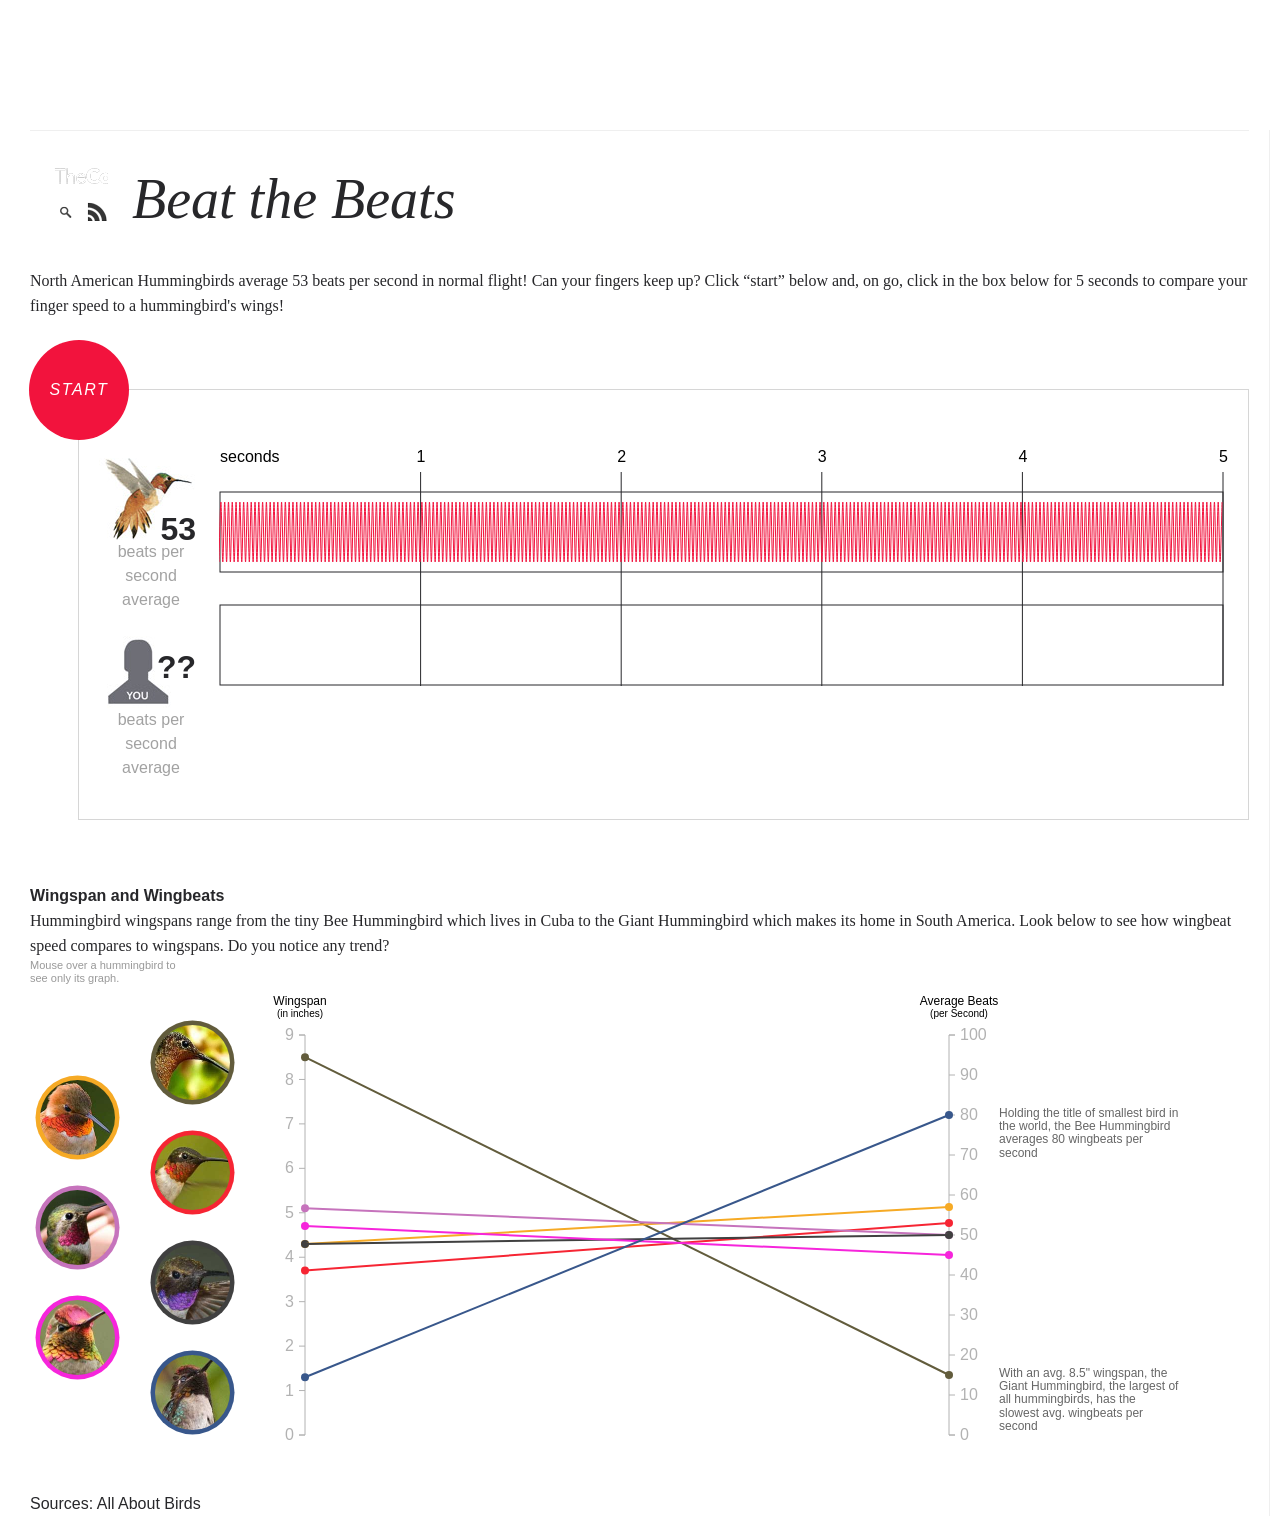
<file: beat-the-beats/index.html>
<!DOCTYPE html>
<html lang="en">
<head>
    <meta charset="UTF-8">
    <meta name="viewport" content="width=device-width, initial-scale=1.0">
    <title>Document</title>
    <script src="../js/libs/modernizr.js"></script>
    <link href="../css/citscimonthly.v2.css" rel="stylesheet">
    <link href="beat-the-beats.css" rel="stylesheet">

</head>
<body>

<div class="content-wrapper container">
	<div class="row container">
		<div class="content main-wrapper">

		<article>


<div class="article-header">
			

				<div class="article-header__title_wrapper">
					<span class="type-icon-large type-icon-large--<?php echo $post_category[0]->slug;?>"></span>

					<div class="article-header__title a>">
					
						<h1>Beat the Beats</h1>
					</div>
				</div>
			</div><!-- article header -->

<!---   ARTICLE FROM WP POSTS -->


    <p>North American Hummingbirds average 53 beats per second in normal flight! Can your fingers keep up? Click “start” below and, on go, click in the box below for 5 seconds to compare your finger speed to a hummingbird's wings!</p>

<div id="beat-beats" class="clearfix">
	<div id="beat-hitzone">
		<div class="beat-hit">
			<p>Click anywhere in this box on go!</p>
			<div class="beat-chart-bg"><div></div></div>
		</div>
	</div>

	<a href="javascript:void(0);" id="start-btn">start</a>

	<div id="lights">
		<div class="ready"><span class="light"></span> <span class="text">Ready</span></div>
		<div class="set"><span class="light"></span> <span class="text">Set</span></div>
		<div class="go"><span class="light"></span> <span class="text">Go!</span></div>
	</div>

	<div id="labels">
		<div id="hummingbird">
			<span class="number">53</span>
		</div>
		<span class="explanation">beats per second average</span>

		<div id="user">
			<span class="number">??</span>
		</div>
		<span class="explanation">beats per second average</span>
	</div>

	<div id="beat-svg"></div>
</div><!-- end beat beats -->

<div id="wingspans" style="">

	<h1>Wingspan and Wingbeats</h1>

	<p>Hummingbird wingspans range from the tiny Bee Hummingbird which lives in Cuba to the Giant Hummingbird which makes its home in South America. Look below to see how wingbeat speed compares to wingspans. Do you notice any trend?</p>

	<p class="instructions">Mouse over a hummingbird to see only its graph.</p>

	<div id="wingspan-svg"></div>

</div><!-- end wingspans -->

<div class="source clearfix">Sources: All About Birds</div>

<!-- END ARTICLE FROM WP POSTS -->

</article>
</div></div></div>

    
    <script src="../js/libs/jquery-1.10.2.min.js"></script>
    <script src="../js/main.js"></script>
    <script src="../js/libs/waypoints.min.js"></script>
    <script src="../js/libs/d3.js"></script>
    <script src="beat-the-beats.js"></script>

</body>
</html>
</file>
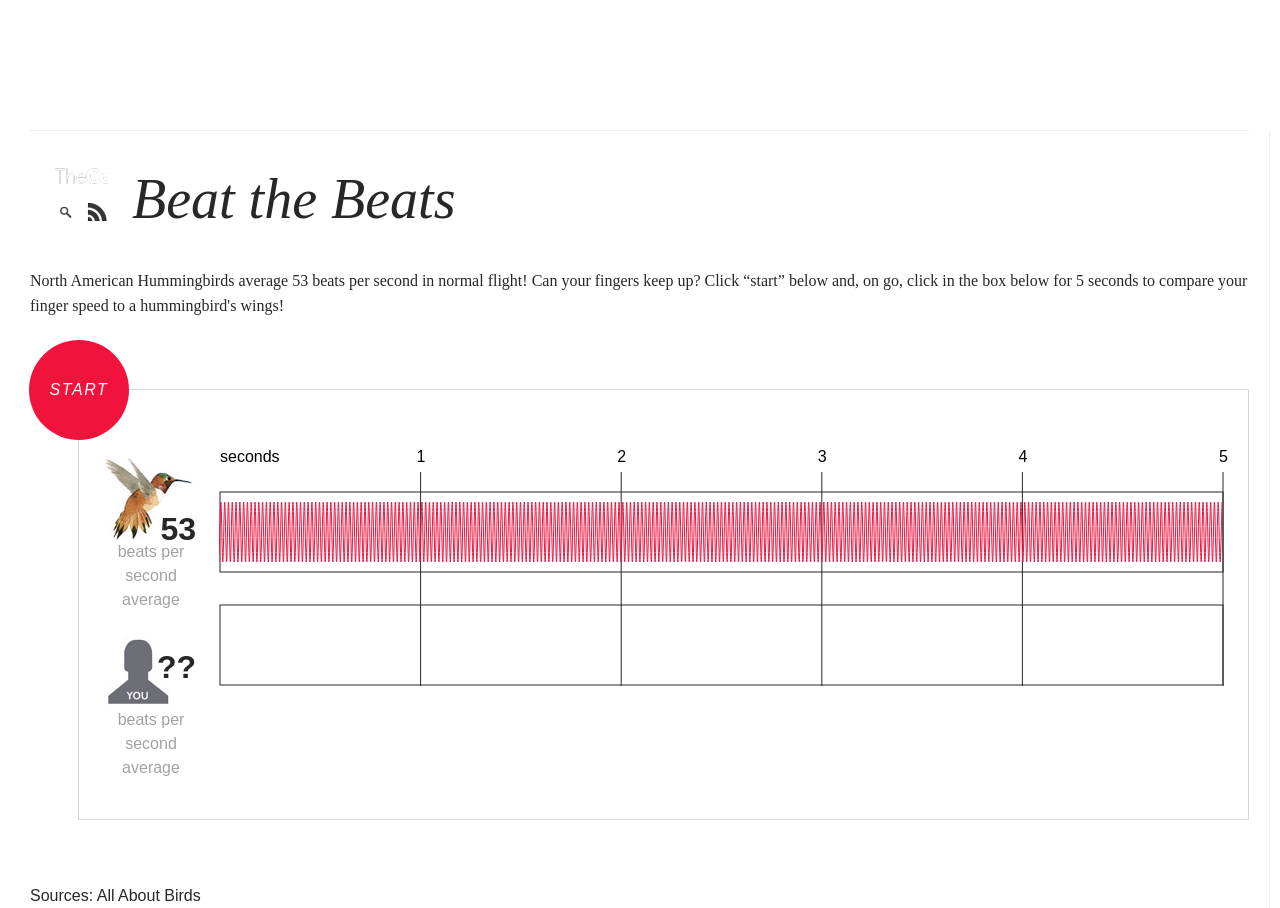
<file: beats/index.html>
<!DOCTYPE html>
<html lang="en">
<head>
    <meta charset="UTF-8">
    <meta name="viewport" content="width=device-width, initial-scale=1.0">
    <title>Document</title>
    <script src="../js/libs/modernizr.js"></script>
    <link href="../css/citscimonthly.v2.css" rel="stylesheet">
    <link href="beat-the-beats.css" rel="stylesheet">

</head>
<body>

<div class="content-wrapper container">
	<div class="row container">
		<div class="content main-wrapper">

		<article>


<div class="article-header">
			

				<div class="article-header__title_wrapper">
					<span class="type-icon-large type-icon-large--<?php echo $post_category[0]->slug;?>"></span>

					<div class="article-header__title a>">
					
						<h1>Beat the Beats</h1>
					</div>
				</div>
			</div><!-- article header -->

<!---   ARTICLE FROM WP POSTS -->


    <p>North American Hummingbirds average 53 beats per second in normal flight! Can your fingers keep up? Click “start” below and, on go, click in the box below for 5 seconds to compare your finger speed to a hummingbird's wings!</p>

<div id="beat-beats" class="clearfix">
	<div id="beat-hitzone">
		<div class="beat-hit">
			<p>Click anywhere in this box on go!</p>
			<div class="beat-chart-bg"><div></div></div>
		</div>
	</div>

	<a href="javascript:void(0);" id="start-btn">start</a>

	<div id="lights">
		<div class="ready"><span class="light"></span> <span class="text">Ready</span></div>
		<div class="set"><span class="light"></span> <span class="text">Set</span></div>
		<div class="go"><span class="light"></span> <span class="text">Go!</span></div>
	</div>

	<div id="labels">
		<div id="hummingbird">
			<span class="number">53</span>
		</div>
		<span class="explanation">beats per second average</span>

		<div id="user">
			<span class="number">??</span>
		</div>
		<span class="explanation">beats per second average</span>
	</div>

	<div id="beat-svg"></div>
</div><!-- end beat beats -->



<div class="source clearfix">Sources: All About Birds</div>

<!-- END ARTICLE FROM WP POSTS -->

</article>
</div></div></div>

    
    <script src="../js/libs/jquery-1.10.2.min.js"></script>
    <script src="../js/main.js"></script>
    <script src="../js/libs/waypoints.min.js"></script>
    <script src="../js/libs/d3.js"></script>
    <script src="beat-the-beats.js"></script>

</body>
</html>
</file>
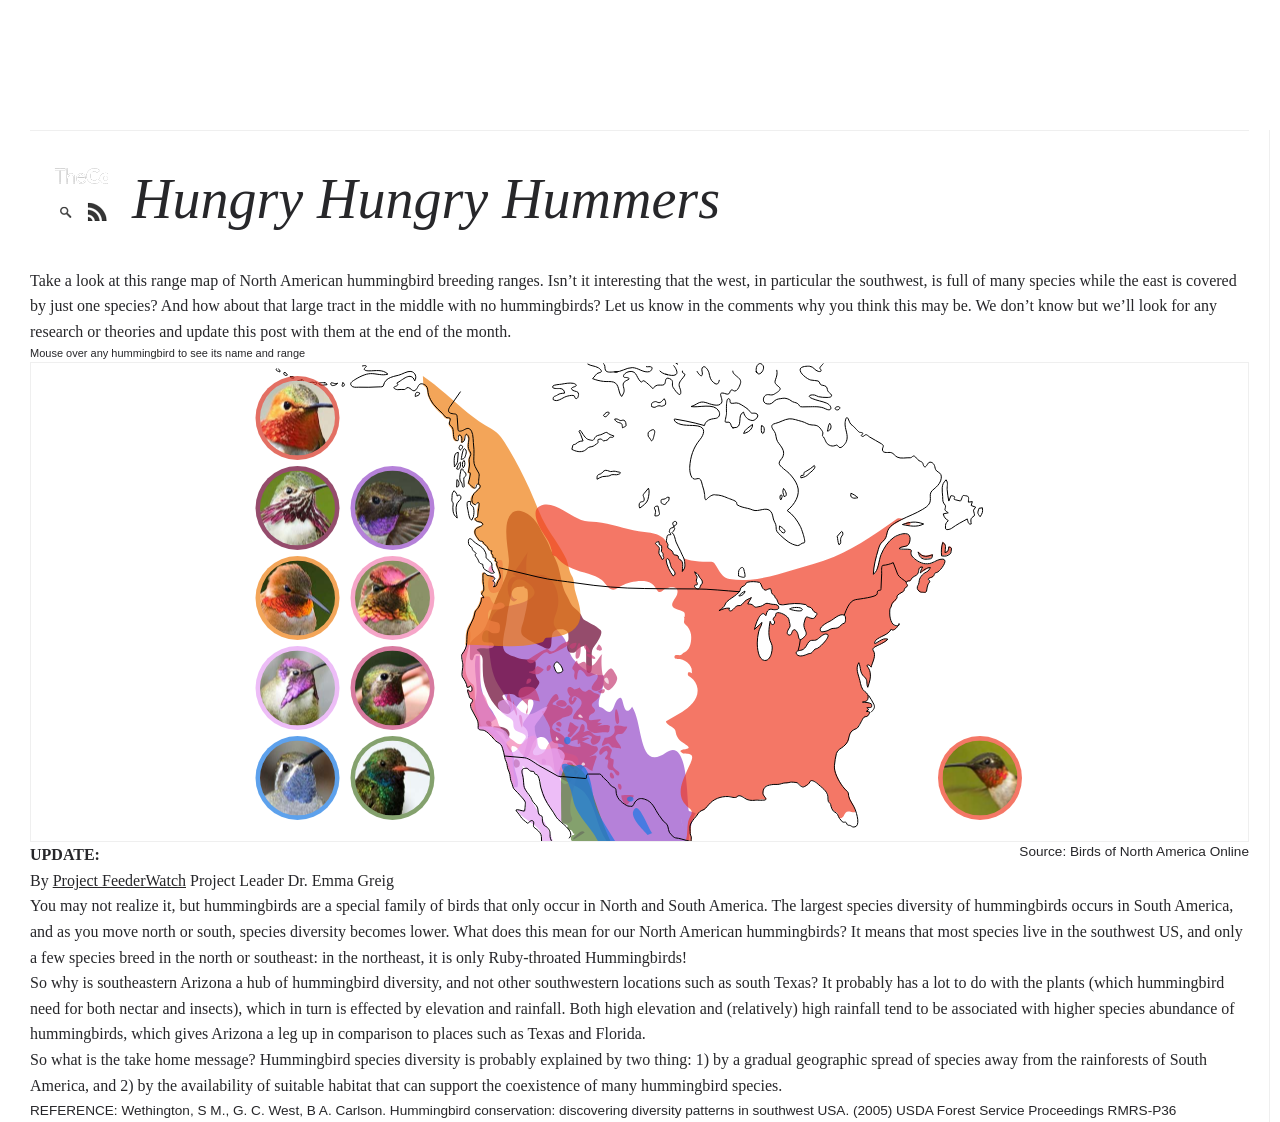
<file: range/index.html>
<!DOCTYPE html>
<html lang="en">
<head>
    <meta charset="UTF-8">
    <meta name="viewport" content="width=device-width, initial-scale=1.0">
    <title>Document</title>
    <script src="../js/libs/modernizr.js"></script>
    <link href="../css/citscimonthly.v2.css" rel="stylesheet">
    <link href="something-strange-about-their-range.css" rel="stylesheet">

</head>
<body>

<div class="content-wrapper container">
	<div class="row container">
		<div class="content main-wrapper">

		<article>


<div class="article-header">
			

				<div class="article-header__title_wrapper">
					<span class="type-icon-large type-icon-large--<?php echo $post_category[0]->slug;?>"></span>

					<div class="article-header__title a>">
					
						<h1>Hungry Hungry Hummers</h1>
					</div>
				</div>
			</div><!-- article header -->

<!---   ARTICLE FROM WP POSTS -->

<p>Take a look at this range map of North American hummingbird breeding ranges. Isn’t it interesting that the west, in particular the southwest, is full of many species while the east is covered by just one species? And how about that large tract in the middle with no hummingbirds? Let us know in the comments why you think this may be. We don’t know but we’ll look for any research or theories and update this post with them at the end of the month.</p>

<p class="instructions">Mouse over any hummingbird to see its name and range</p>

<div id="range-map"></div>

<small class="source">Source: Birds of North America Online</small>

<p><b>UPDATE:</b></p>

<p>By <a href="http://feederwatch.org">Project FeederWatch</a> Project Leader Dr. Emma Greig</p>

<p>You may not realize it, but hummingbirds are a special family of birds that only occur in North and South America. The largest species diversity of hummingbirds occurs in South America, and as you move north or south, species diversity becomes lower. What does this mean for our North American hummingbirds? It means that most species live in the southwest US, and only a few species breed in the north or southeast: in the northeast, it is only Ruby-throated Hummingbirds!</p>

<p>So why is southeastern Arizona a hub of hummingbird diversity, and not other southwestern locations such as south Texas? It probably has a lot to do with the plants (which hummingbird need for both nectar and insects), which in turn is effected by elevation and rainfall. Both high elevation and (relatively) high rainfall tend to be associated with higher species abundance of hummingbirds, which gives Arizona a leg up in comparison to places such as Texas and Florida.</p>

<p>So what is the take home message? Hummingbird species diversity is probably explained by two thing: 1) by a gradual geographic spread of species away from the rainforests of South America, and 2) by the availability of suitable habitat that can support the coexistence of many hummingbird species.</p>

<small>REFERENCE: Wethington, S M., G. C. West, B A. Carlson. Hummingbird conservation: discovering diversity patterns in southwest USA. (2005) USDA Forest Service Proceedings RMRS-P36</small>


<!-- END ARTICLE FROM WP POSTS -->

</article>
</div></div></div>

    
    <script src="../js/libs/jquery-1.10.2.min.js"></script>
    <script src="../js/libs/jquery-ui-1.10.4.easing.min.js"></script>
    <script src="../js/main.js"></script>
    <script src="../js/libs/waypoints.min.js"></script>
    <script src="../js/libs/d3.js"></script>
    <script src="https://d3js.org/d3.geo.projection.v0.min.js"></script>
    <script src="https://d3js.org/topojson.v1.min.js"></script>
    <script src="something-strange-about-their-range.js"></script>

</body>
</html>
</file>
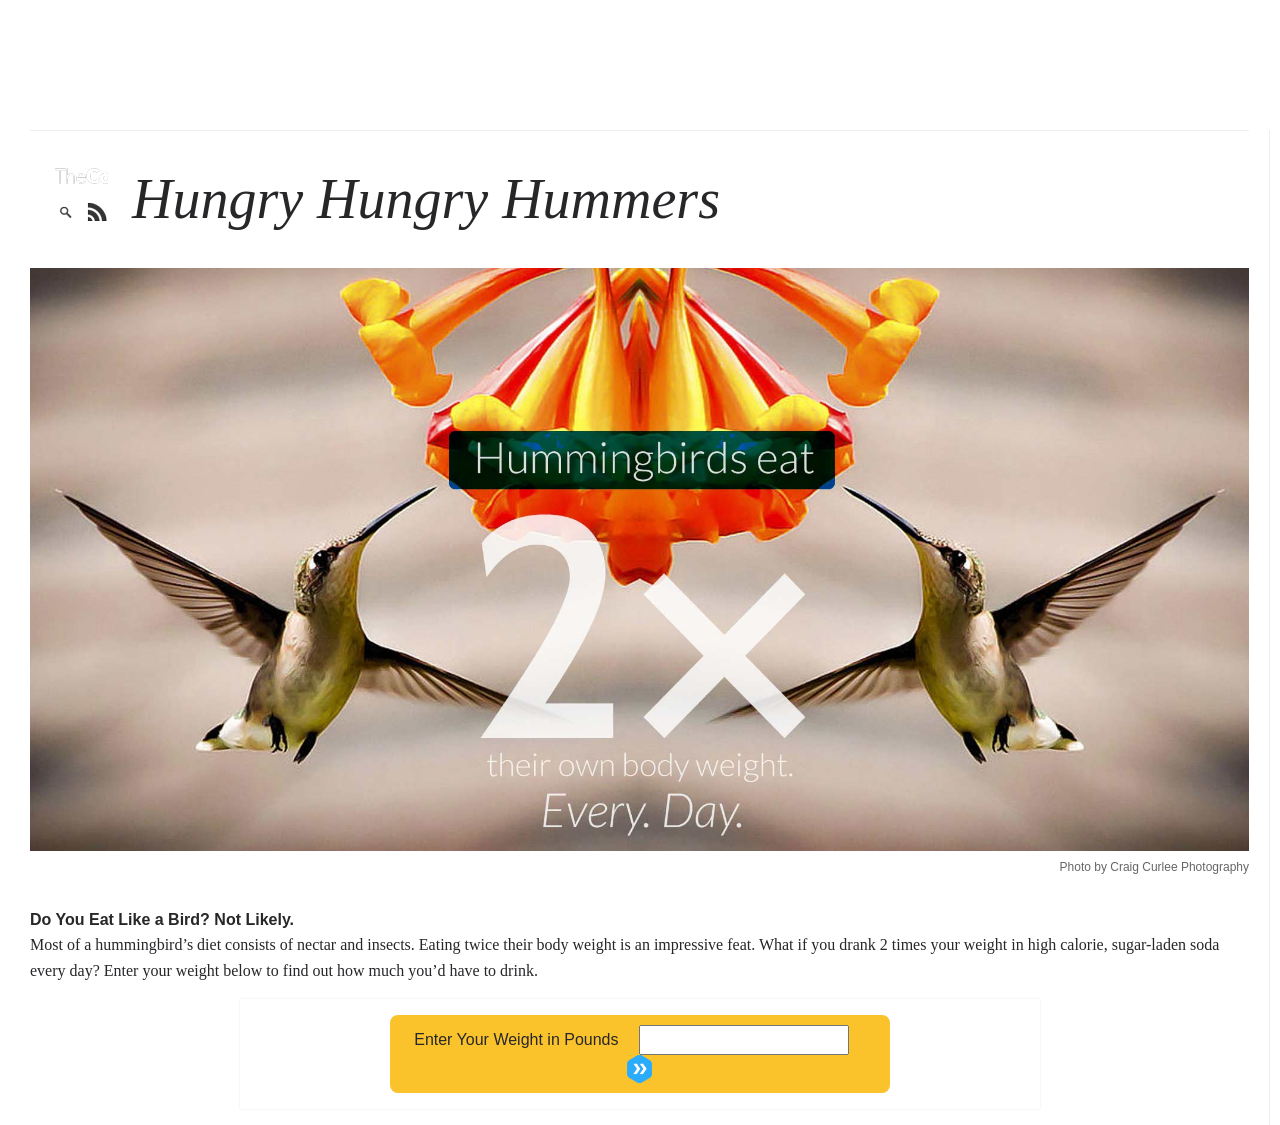
<file: soda/index.html>
<!DOCTYPE html>
<html lang="en">
<head>
    <meta charset="UTF-8">
    <meta name="viewport" content="width=device-width, initial-scale=1.0">
    <title>Document</title>
    <script src="../js/libs/modernizr.js"></script>
    <link href="../css/citscimonthly.v2.css" rel="stylesheet">
    <link href="hungry-hungry-hummers.css" rel="stylesheet">

</head>
<body>

<div class="content-wrapper container">
	<div class="row container">
		<div class="content main-wrapper">

		<article>


<div class="article-header">
			

				<div class="article-header__title_wrapper">
					<span class="type-icon-large type-icon-large--<?php echo $post_category[0]->slug;?>"></span>

					<div class="article-header__title a>">
					
						<h1>Hungry Hungry Hummers</h1>
					</div>
				</div>
			</div><!-- article header -->

<!---   ARTICLE FROM WP POSTS -->

<figure class="meme-img">
  <img
    src="../img/article-images/2014-07-hummingbirds/hungry-hungry-hummers/meme.jpg"
    alt=""
  />
  <figcaption>Photo by Craig Curlee Photography</figcaption>
</figure>

<h2 class="center">Do You Eat Like a Bird? Not Likely.</h2>

<p class="center">
  Most of a hummingbird&#8217;s diet consists of nectar and insects.
  Eating twice their body weight is an impressive feat. What if you drank
  2 times your weight in high calorie, sugar-laden soda every day?
  Enter your weight below to find out how much you’d have to drink.
</p>

<div id="hunger-games">

  <form id="get-weight" action="" method="post">
    <fieldset>
      <label for="weight">Enter Your Weight in Pounds</label>
      <input type="text" name="weight" id="weight" />
      <button>
        <img
          src="../img/article-images/2014-07-hummingbirds/hungry-hungry-hummers/button.png"
        />
      </button>
    </fieldset>
  </form>

  <div id="hunger-results" class="clearfix"></div>

</div><!-- end hunger games -->

<!-- END ARTICLE FROM WP POSTS -->

</article>
</div></div></div>

    
    <script src="../js/libs/jquery-1.10.2.min.js"></script>
    <script src="../js/libs/jquery-ui-1.10.4.easing.min.js"></script>
    <script src="../js/main.js"></script>
    <script src="../js/libs/waypoints.min.js"></script>
    <script src="../js/libs/d3.js"></script>
    <script src="hungry-hungry-hummers.js"></script>

</body>
</html>
</file>
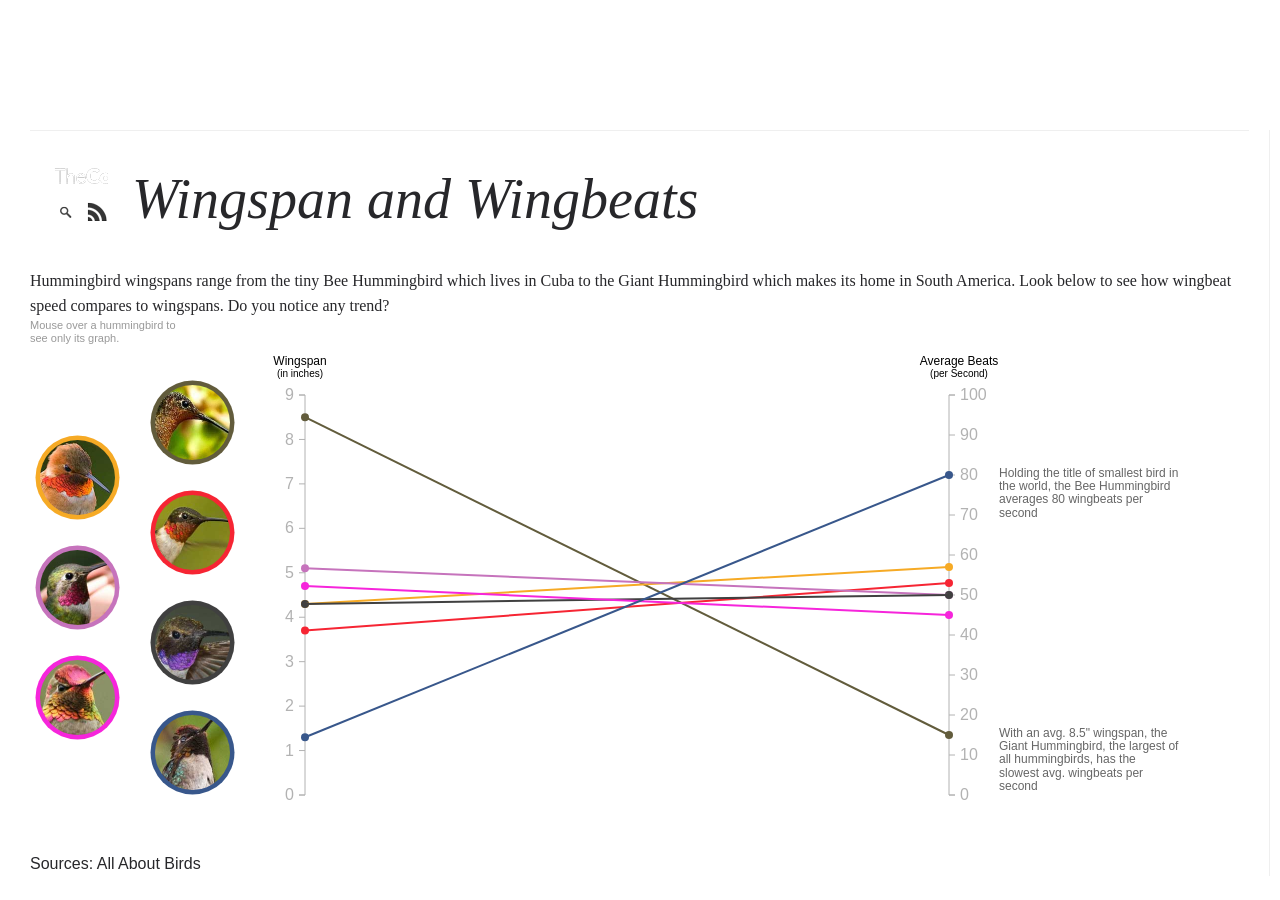
<file: wings/index.html>
<!DOCTYPE html>
<html lang="en">
<head>
    <meta charset="UTF-8">
    <meta name="viewport" content="width=device-width, initial-scale=1.0">
    <title>Document</title>
    <script src="../js/libs/modernizr.js"></script>
    <link href="../css/citscimonthly.v2.css" rel="stylesheet">
    <link href="beat-the-beats.css" rel="stylesheet">

</head>
<body>

<div class="content-wrapper container">
	<div class="row container">
		<div class="content main-wrapper">

		<article>


<div class="article-header">
			

				<div class="article-header__title_wrapper">
					<span class="type-icon-large type-icon-large--<?php echo $post_category[0]->slug;?>"></span>

					<div class="article-header__title a>">
					
						<h1>Wingspan and Wingbeats</h1>
					</div>
				</div>
			</div><!-- article header -->

<!---   ARTICLE FROM WP POSTS -->


    <p>Hummingbird wingspans range from the tiny Bee Hummingbird which lives in Cuba to the Giant Hummingbird which makes its home in South America. Look below to see how wingbeat speed compares to wingspans. Do you notice any trend?</p>


<div id="wingspans" style="">
	

	<p class="instructions">Mouse over a hummingbird to see only its graph.</p>

	<div id="wingspan-svg"></div>

</div><!-- end wingspans -->

<div class="source clearfix">Sources: All About Birds</div>

<!-- END ARTICLE FROM WP POSTS -->

</article>
</div></div></div>

    
    <script src="../js/libs/jquery-1.10.2.min.js"></script>
    <script src="../js/main.js"></script>
    <script src="../js/libs/waypoints.min.js"></script>
    <script src="../js/libs/d3.js"></script>
    <script src="beat-the-beats.js"></script>

</body>
</html>
</file>
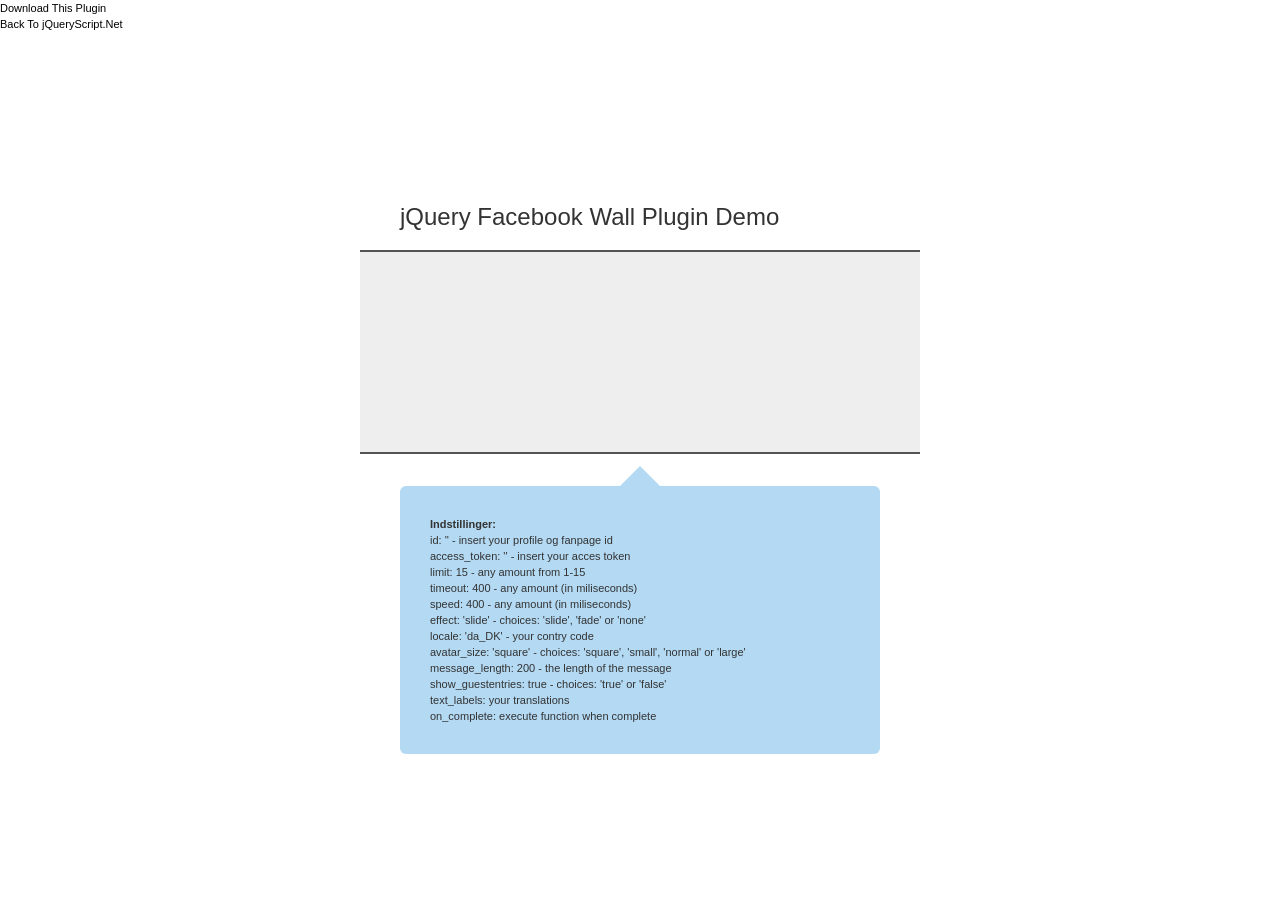
<file: js/libs/facebook-wall/index.html>
<!DOCTYPE html>
<html class="no-js">
<head>
<title>jQuery Facebook Wall Plugin Demo</title>
<meta charset="UTF-8" />
<meta http-equiv="content-type" content="text/html; charset=UTF-8" />
<link rel="stylesheet" type="text/css" href="reset-html5.css" />
<link rel="stylesheet" type="text/css" href="style.css" />
<link href="http://www.jqueryscript.net/css/jquerysctipttop.css" rel="stylesheet" type="text/css">
</head>

<body>
<div id="jquery-script-menu">
<div class="jquery-script-center">
<ul>
<li><a href="http://www.jqueryscript.net/social-media/jQuery-Plugin-To-Display-Latest-Facebook-Updates-Facebook-Wall.html">Download This Plugin</a></li>
<li><a href="http://www.jqueryscript.net/">Back To jQueryScript.Net</a></li>
</ul>
<div class="jquery-script-ads"><script type="text/javascript"><!--
google_ad_client = "ca-pub-2783044520727903";
/* jQuery_demo */
google_ad_slot = "2780937993";
google_ad_width = 728;
google_ad_height = 90;
//-->
</script>
<script type="text/javascript"
src="http://pagead2.googlesyndication.com/pagead/show_ads.js">
</script></div>
<div class="jquery-script-clear"></div>
</div>
</div>
<div id="wrap" style="margin-top:150px;">
<h2>jQuery Facebook Wall Plugin Demo</h2>
<ul id="facebook_wall">
</ul>
<div class="arrow_box">
<p><strong>Indstillinger:</strong></p>
<ul>
<li>id: '' - insert your profile og fanpage id</li>
<li>access_token: '' - insert your acces token</li>
<li>limit: 15 - any amount from 1-15</li>
<li>timeout: 400 - any amount (in miliseconds)</li>
<li>speed: 400 - any amount (in miliseconds)</li>
<li>effect: 'slide' - choices: 'slide', 'fade' or 'none'</li>
<li>locale: 'da_DK' - your contry code</li>
<li>avatar_size: 'square' - choices: 'square', 'small', 'normal' or 'large'</li>
<li>message_length: 200 - the length of the message</li>
<li>show_guestentries: true - choices: 'true' or 'false'</li>
<li>text_labels: your translations</li>
<li>on_complete: execute function when complete</li>
</ul>
</div>
</div>
<script src="http://www.google.com/jsapi" type="text/javascript"></script> 
<script type="text/javascript">google.load("jquery", "1");</script> 
<script src="facebook_wall.plugin.js" type="text/javascript"></script> 
<script type="text/javascript">
(function($) {
	$(document).ready(function(){
		$('html').removeClass('no-js');
		if ($.browser.safari || $.browser.webkit) {
			$('body').addClass('webkit');
		}

		$('#facebook_wall').facebook_wall({
			id: '428802613841578',
			access_token: '193673707489176|55a9bc60f1b35074263ea95e45218fc3',
			limit: 10
		});
	});
})(jQuery);
</script>

<script type="text/javascript">

  var _gaq = _gaq || [];
  _gaq.push(['_setAccount', 'UA-36251023-1']);
  _gaq.push(['_setDomainName', 'jqueryscript.net']);
  _gaq.push(['_trackPageview']);

  (function() {
    var ga = document.createElement('script'); ga.type = 'text/javascript'; ga.async = true;
    ga.src = ('https:' == document.location.protocol ? 'https://ssl' : 'http://www') + '.google-analytics.com/ga.js';
    var s = document.getElementsByTagName('script')[0]; s.parentNode.insertBefore(ga, s);
  })();

</script>
</body>
</html>
</file>
<file: css/citscimonthly.v2.css>
/**** LESS VARIABLES ********/
/****** LESS MIXINS *********/
/*  HTML5 ✰ Boilerplate  */
html,
body,
div,
span,
object,
iframe,
h1,
h2,
h3,
h4,
h5,
h6,
p,
blockquote,
pre,
abbr,
address,
cite,
code,
del,
dfn,
em,
img,
ins,
kbd,
q,
samp,
small,
strong,
sub,
sup,
var,
b,
i,
dl,
dt,
dd,
ol,
ul,
li,
fieldset,
form,
label,
legend,
table,
caption,
tbody,
tfoot,
thead,
tr,
th,
td,
article,
aside,
canvas,
details,
figcaption,
figure,
footer,
header,
hgroup,
menu,
nav,
section,
summary,
time,
mark,
audio,
video {
  margin: 0;
  padding: 0;
  border: 0;
  outline: 0;
  font-size: 100%;
  vertical-align: baseline;
  background: transparent;
}
article,
aside,
details,
figcaption,
figure,
footer,
header,
hgroup,
menu,
nav,
section {
  display: block;
}
nav ul {
  list-style: none;
}
blockquote,
q {
  quotes: none;
}
blockquote:before,
blockquote:after,
q:before,
q:after {
  content: '';
  content: none;
}
a {
  margin: 0;
  padding: 0;
  font-size: 100%;
  vertical-align: baseline;
  background: transparent;
}
ins {
  background-color: #ff9;
  color: #000;
  text-decoration: none;
}
mark {
  background-color: #ff9;
  color: #000;
  font-style: italic;
  font-weight: bold;
}
del {
  text-decoration: line-through;
}
abbr[title],
dfn[title] {
  border-bottom: 1px dotted;
  cursor: help;
}
table {
  border-collapse: collapse;
  border-spacing: 0;
}
hr {
  display: block;
  height: 1px;
  border: 0;
  border-top: 1px solid #ccc;
  margin: 1em 0;
  padding: 0;
}
input,
select {
  vertical-align: middle;
}
body {
  font: 16px/1.5 sans-serif;
  *font-size: small;
}
select,
input,
textarea,
button {
  font: 99% sans-serif;
}
pre,
code,
kbd,
samp {
  font-family: monospace, sans-serif;
}
body,
select,
input,
textarea {
  color: #27272a;
}
h1,
h2,
h3,
h4,
h5,
h6 {
  font-weight: bold;
}
html {
  overflow-y: scroll;
}
a {
  color: #27272a;
}
a:hover,
a:active {
  outline: none;
}
a,
a:active,
a:visited {
  color: #27272a;
}
a:hover {
  color: #b9d532;
}
ul,
ol {
  margin-left: 1.8em;
}
ol {
  list-style-type: decimal;
}
nav ul,
nav li {
  margin: 0;
}
small {
  font-size: 85%;
}
strong,
th {
  font-weight: bold;
}
td,
td img {
  vertical-align: top;
}
sub {
  vertical-align: sub;
  font-size: smaller;
}
sup {
  vertical-align: super;
  font-size: smaller;
}
pre {
  padding: 15px;
  white-space: pre;
  white-space: pre-wrap;
  white-space: pre-line;
  word-wrap: break-word;
}
textarea {
  overflow: auto;
}
.ie6 legend,
.ie7 legend {
  margin-left: -7px;
}
input[type="radio"] {
  vertical-align: text-bottom;
}
input[type="checkbox"] {
  vertical-align: bottom;
}
.ie7 input[type="checkbox"] {
  vertical-align: baseline;
}
.ie6 input {
  vertical-align: text-bottom;
}
label,
input[type=button],
input[type=submit],
button {
  cursor: pointer;
}
button,
input,
select,
textarea {
  margin: 0;
}
input:invalid,
textarea:invalid {
  border-radius: 1px;
  -moz-box-shadow: 0px 0px 5px red;
  -webkit-box-shadow: 0px 0px 5px red;
  box-shadow: 0px 0px 5px red;
}
.no-boxshadow input:invalid,
.no-boxshadow textarea:invalid {
  background-color: #f0dddd;
}
::-moz-selection {
  background: #FF5E99;
  color: #fff;
  text-shadow: none;
}
::selection {
  background: #b9d532;
  color: #fff;
  text-shadow: none;
}
a:link {
  -webkit-tap-highlight-color: #FF5E99;
}
button {
  width: auto;
  overflow: visible;
}
.ie7 img {
  -ms-interpolation-mode: bicubic;
}
.ir {
  display: block;
  text-indent: -999em;
  overflow: hidden;
  background-repeat: no-repeat;
  text-align: left;
  direction: ltr;
}
.hidden {
  display: none;
  visibility: hidden;
}
.visuallyhidden {
  position: absolute !important;
  clip: rect(1px 1px 1px 1px);
  clip: rect(1px, 1px, 1px, 1px);
}
.invisible {
  visibility: hidden;
}
.clearfix:before,
.clearfix:after {
  content: "\0020";
  display: block;
  height: 0;
  visibility: hidden;
}
.clearfix:after {
  clear: both;
}
.clearfix {
  zoom: 1;
}
* {
  -webkit-box-sizing: border-box;
  -moz-box-sizing: border-box;
  box-sizing: border-box;
}
/****** FLEXGRID.css- modified ***********/
.container:before,
.container:after,
.row:before,
.row:after {
  content: ' ';
  display: table;
}
.container:after,
.row:after {
  clear: both;
}
.span1,
.span2,
.span3,
.span4,
.span5,
.span6,
.span7,
.span8,
.span9,
.span10,
.span11,
.span12 {
  min-height: 1px;
  width: 100%;
}
.no-flexbox.no-webkitbox *[class*='span'] {
  position: relative;
  float: left;
}
.no-flexbox.no-webkitbox *[class*='span'].pull-right {
  float: right;
}
.flexbox .row,
.webkitbox .row {
  display: -webkit-box;
  display: -ms-flexbox;
  display: -webkit-flex;
  display: flex;
}
.span1 {
  width: 8.33333%;
}
.offset1 {
  margin-left: 8.33333%;
}
.span2 {
  width: 16.66667%;
}
.offset2 {
  margin-left: 16.66667%;
}
.span3 {
  width: 25%;
}
.offset3 {
  margin-left: 25%;
}
.span4 {
  width: 33.33333%;
}
.offset4 {
  margin-left: 33.33333%;
}
.span5 {
  width: 41.66667%;
}
.offset5 {
  margin-left: 41.66667%;
}
.span6 {
  width: 50%;
}
.offset6 {
  margin-left: 50%;
}
.span7 {
  width: 58.33333%;
}
.offset7 {
  margin-left: 58.33333%;
}
.span8 {
  width: 66.66667%;
}
.offset8 {
  margin-left: 66.66667%;
}
.span9 {
  width: 75%;
}
.offset9 {
  margin-left: 75%;
}
.span10 {
  width: 83.33333%;
}
.offset10 {
  margin-left: 83.33333%;
}
.span11 {
  width: 91.66667%;
}
.offset11 {
  margin-left: 91.66667%;
}
.span12 {
  width: 100%;
}
*[class*='span'] {
  -webkit-box-sizing: border-box;
  -moz-box-sizing: border-box;
  box-sizing: border-box;
}
.simple-widths *[class*='span'] {
  float: left;
}
body {
  font-family: 'Lato', 'Helvetica Neue Light', 'Helvetica Neue', sans-serif;
  font-weight: 400;
  font-style: normal;
  background-color: #d6d6d6;
  height: 100%;
}
/****** TYPOGRAPHY *******/
p,
li {
  font-family: 'Libre Baskerville', Georgia, serif;
  font-weight: 400;
  font-style: normal;
  line-height: 1.6;
}
.airy {
  letter-spacing: .05em;
}
button,
input[type=submit] {
  border: 0;
  background-color: #b9d532;
  color: #fff;
  -webkit-border-radius: 15px;
  -moz-border-radius: 15px;
  -o-border-radius: 15px;
  border-radius: 15px;
  padding: 5px 10px;
}
button:hover,
input[type=submit]:hover {
  background-color: #98b024;
}
/*
html,body, .content-wrapper, .container,.row,header, footer {
	width: 100%;
	max-width:768px;
}
*/
@media screen and (max-width: 768px) {
  .content-wrapper,
  .container,
  .row,
  footer {
    width: 100%;
    min-width: 768px;
  }
  .flexbox body,
  .webkitbox body {
    min-width: 768px;
    display: block!important;
  }
  .site-header {
    width: auto;
    position: fixed;
    right: 0;
    left: 0;
  }
  .previous-month .article-intro__photo img {
    display: none;
  }
}
@media screen and (max-width: 767px) {
  .content-wrapper {
    padding-top: 0!important;
  }
  .body.at-top .site-header,
  .site-header {
    position: relative!important;
    width: 768px;
  }
}
/****** PAGE LAYOUT ***********/
.content-wrapper {
  display: -webkit-box;
  display: -ms-flexbox;
  display: -webkit-flex;
  display: flex;
  flex: 1;
  -webkit-flex: 1;
  -ms-flex: 1;
  -webkit-flex-direction: column;
  -ms-flex-direction: column;
  flex-direction: column;
  min-height: 100vh;
  padding-top: 130px;
  background-color: #fff;
  display: block;
}
.touch .content-wrapper,
.touch .webkitbox body,
.touch .flexbox body {
  min-height: 1px;
}
.main-nav.visible {
  margin-right: 0;
}
.main-nav {
  z-index: 9;
  width: 236px;
  position: fixed;
  left: 0;
  top: 44px;
  bottom: 0;
  background-color: #efefef;
  margin-left: -2px;
  -webkit-transition: margin-right 200ms ease-in;
  -moz-transition: margin-right 200ms ease-in;
  -o-transition: margin-rightr 200ms ease-in;
  transition: margin-right 200ms ease-in;
  overflow: hidden;
  margin-right: 0;
  border-top: 2px solid #b9d532;
  box-shadow: -4px 4px 4px rgba(0, 0, 0, 0.5);
  border-right: 1px solid #ccc;
}
.main-nav a {
  color: #27272a;
}
.main-nav__container {
  height: 100%;
  overflow: auto;
  display: block;
}
.content {
  min-width: 1024px;
  max-width: 1260px;
  margin: 0 auto;
  padding: 0 20px;
  border-right: 1px solid #efefef;
  background-color: #fff;
  -webkit-flex: 1;
  -ms-flex: 1;
  flex: 1;
}
@media screen and (max-width: 1260px) {
  .content {
    margin-left: 0;
  }
}
@media screen and (max-width: 1024px) {
  .content {
    min-width: 768px;
  }
}
.content-wrapper .main-wrapper.row.content {
  flex-direction: row!important;
  justify-content: flex-start !important;
  -webit-flex-direction: row!important;
  -webkit-box-direction: normal;
  -webkit-justify-content: flex-start !important;
}
.main {
  width: 66.66%;
  flex: 2.22;
  -webkit-flex: 2.22;
  -ms-flex: 2.22;
  margin-left: -15px;
  padding-left: 13px;
  border-right: 1px solid #efefef;
}
.content-sidebar {
  width: 33.33%;
  flex: 1;
  -webkit-flex: 1;
  -ms-flex: 1;
  max-width: 350px;
  min-width: 350px;
}
.content-sidebar div {
  margin: 0 auto;
}
.no-flexbox.no-webkitbox .main {
  float: left;
}
.no-flexbox.no-webkitbox .content-sidebar {
  float: left;
}
@media screen and (max-width: 1023px) {
  .article-intro--small {
    width: 100%;
  }
  .article-small-pusher.span6 {
    width: 100%;
    padding: 1.5em;
  }
}
@media screen and (max-width: 1023px) {
  .facebook-feeds__container {
    display: block!important;
  }
  .facebook-feeds__project {
    width: 50%!important;
    float: left;
  }
}
@media screen and (max-width: 768px) {
  .content-sidebar,
  .main {
    width: 100%;
    max-width: 768px;
  }
  .simple-widths .article-intro--large {
    width: 50%;
  }
  .simple-widths .article-intro--feature {
    width: 100%;
  }
  .article-wrapper.article-wrapper--small {
    padding: .5em;
  }
}
/*
moz = .flexbox .no-webkitbox and needs body set to flex
chrome = .flexbox .webkitbox and needs body set to flex
ie11 = .flexbox .no-webkitbox but needs body NOT set to flex

*/
.webkitbox body,
.flexbox body {
  /*
display: -webkit-box;
    display: -ms-flexbox;
    display: -webkit-flex;
    display: flex;
*/
  min-height: 100vh;
  flex-direction: column;
  -webkit-flex-direction: column;
}
@media screen and (max-width: 1260px) {
  .at-top .main-nav {
    top: 87px;
  }
  .main-nav {
    margin-right: -306px;
    position: fixed;
    z-index: 9999;
    top: 42px;
    bottom: 0;
    right: 0;
    left: auto;
    overflow: hidden;
    border-top: 2px solid #b9d532;
    box-shadow: -4px 4px 4px rgba(0, 0, 0, 0.5);
    width: 300px;
  }
  .main-nav__container {
    height: 100%;
    overflow: auto;
  }
}
.preload * {
  -webkit-transition: none !important;
  -moz-transition: none !important;
  -ms-transition: none !important;
  -o-transition: none !important;
}
/******** SITE HEADER **********/
body.at-top .site-header {
  border-top: 5px solid #b9d532;
  height: 130px;
  position: fixed;
  padding-top: 40px;
}
body.at-top .site-header .site-header__masthead {
  font-size: 2.1em;
}
body.at-top .site-header__cit {
  float: left;
  position: relative;
  left: 0;
  top: -8px;
}
body.at-top .site-header__cit a {
  display: block;
}
body.at-top .site-header__cit p {
  font-family: 'Libre Baskerville', Georgia, serif;
  font-weight: 400;
  font-style: italic;
  color: #aaa;
  display: block;
}
body.at-top .site-header__lab-logo {
  position: relative;
  top: 1px;
  left: 0;
  margin-right: 34px;
  margin-left: 35px;
  zoom: 1;
}
body.at-top .main-nav {
  top: 130px;
}
.site-header {
  border-top: 2px solid #b9d532;
  background-color: #27272a;
  background-size: 264px 264px;
  color: #fff;
  position: fixed;
  top: 0;
  left: 0;
  right: 0;
  height: 44px;
  z-index: 1000;
  /*
background: url(../img/layout/header-repeat.jpg) repeat 0 0;
	background-size: 320px 125px;
*/
}
.site-header a {
  color: #fff;
  text-decoration: none;
}
.site-header .site-header__cit {
  float: left;
}
.site-header .site-header__cit p {
  display: none;
}
.site-header__wrapper {
  width: 100%;
  display: block;
  padding-right: 10px;
}
.site-header__lab-logo {
  display: block;
  width: 168px;
  height: 36px;
  background-image: url(../img/layout/sprite.png?ver=3);
  text-indent: -9999px;
  float: left;
  margin-left: 20px;
  margin-right: 10px;
  margin-top: 9px;
  zoom: .8;
}
.site-header .site-header__masthead {
  font-family: 'Libre Baskerville', Georgia, serif;
  font-weight: 400;
  font-style: normal;
  color: #b9d532;
  line-height: 42px;
  font-size: 1.4em;
  letter-spacing: 0.03em;
}
.site-header__citsci-list {
  display: none;
}
.site-header__action-bar {
  float: right;
  height: 42px;
}
.site-header__action-bar a {
  display: inline-block;
  vertical-align: top;
  height: 42px;
  padding: 9px;
  line-height: 22px;
  margin-left: -1px;
  color: #fff;
}
.site-header__action-bar a:hover {
  background-color: #aac528;
}
.site-header__action-bar a span {
  display: inline-block;
  vertical-align: middle;
}
.header-icon {
  background-image: url(../img/layout/sprite.png?ver=3);
  display: inline-block;
  width: 22px;
  height: 22px;
}
.header-icon--rss {
  background-position: -116px -44px;
  padding: 10px 0 0 10px;
}
.header-icon--email {
  background-position: -158px -50px;
  height: 14px;
  margin-right: 6px;
}
.header-icon--triangle {
  background-image: none;
  width: 0;
  height: 0;
  border-left: 4px solid transparent;
  border-right: 4px solid transparent;
  border-top: 4px solid #fff;
  margin-left: 5px;
}
.site-header__action-bar .site-header_button--menu {
  background-color: #b9d532;
  color: #27272a;
  line-height: 21px;
}
.header-icon--hamburger {
  background-position: -188px -49px;
  height: 13px;
  margin-right: 5px;
}
.site-header__citsci-network:hover ul a {
  background-color: #27272a;
}
.site-header__citsci-network:hover ul a:hover {
  background-color: #98b024;
}
@media screen and (min-width: 1261px) {
  .site-header__lab-logo {
    margin-right: 18px;
  }
  .site-header__action-bar a.site-header_button--menu {
    display: none;
  }
  .site-header__action-bar a {
    background-color: #b9d532;
    color: #27272a;
  }
  .header-icon--triangle {
    border-top: 4px solid #27272a;
  }
  .header-icon--email {
    background-position: -78px -50px;
  }
  .header-icon--rss {
    background-position: -38px -44px;
  }
  .site-header__citsci-network:hover ul a {
    background-color: #b9d532;
  }
  .site-header__citsci-network:hover ul a:hover {
    background-color: #98b024;
  }
}
@media screen and (max-width: 1260px) {
  body.at-top .main-nav {
    top: 87px;
  }
}
@media screen and (max-width: 1100px) {
  body.at-top .site-header {
    padding-top: 5px;
  }
  body.at-top .site-header__lab-logo {
    margin-left: 15px;
    margin-bottom: 10px;
  }
  body.at-top .site-header__cit {
    clear: left;
    margin-left: 15px;
  }
}
@media (-webkit-min-device-pixel-ratio: 2), (min-resolution: 192dppx), (-moz-device-pixel-ratio: 2) {
  .site-header__lab-logo,
  .header-icon {
    background-image: url(../img/layout/sprite@2x.png?ver=3);
    background-size: 363px 316px;
  }
}
.site-header__citsci-network {
  display: inline-block;
  position: relative;
}
.site-header__citsci-network:hover ul {
  display: block;
  position: absolute;
  top: 42px;
  right: 0;
  list-style-type: none;
  margin: 0;
  padding: 0;
}
.site-header__citsci-network:hover ul li {
  font-family: 'Lato', 'Helvetica Neue Light', 'Helvetica Neue', sans-serif;
  font-weight: 400;
  font-style: normal;
}
.site-header__citsci-network:hover ul a {
  display: block;
  width: 180px;
  font-size: .9em;
}
@media screen and (max-width: 960px) {
  .site-header__action-bar a span.site-header__btn-text {
    display: none;
  }
  .header-icon--email {
    margin-right: 0;
  }
}
@media screen and (max-width: 768px) {
  .site-header__citsci-network {
    display: none;
  }
}
/******** SITE FOOTER ********/
.site-footer.row {
  flex-direction: row!important;
  justify-content: flex-start !important;
  webkit-flex-direction: row!important;
  -webkit-justify-content: flex-start !important;
  background-color: #27272a;
}
.site-footer {
  padding: 10px 0;
}
.site-footer div,
.site-footer p {
  color: #fff;
}
.site-footer li,
.site-footer a,
.site-footer p,
.site-footer div {
  font-family: 'Lato', 'Helvetica Neue Light', 'Helvetica Neue', sans-serif;
  font-weight: 400;
  font-style: normal;
  font-size: .9em;
}
.site-footer a {
  text-decoration: none;
  color: #b9d532;
}
.site-footer a:hover {
  color: #98b024;
}
.site-footer ul {
  list-style-type: none;
  margin: 0;
}
.site-footer__cornell {
  padding-left: 1em;
}
.site-footer__cornell span {
  display: block;
  width: 225px;
  height: 70px;
  background-image: url(../img/layout/sprite.png?ver=3);
  background-position: -70px -240px;
  text-indent: -9999px;
}
@media (-webkit-min-device-pixel-ratio: 2), (min-resolution: 192dppx), (-moz-device-pixel-ratio: 2) {
  .site-footer__cornell span {
    background-image: url(../img/layout/sprite@2x.png?ver=3);
    background-size: 363px 316px;
  }
}
@media screen and (min-width: 1260px) {
  .site-footer.row {
    padding-left: 236px;
  }
}
/****** MAIN NAV ********/
.main-nav h2 {
  font-family: 'Lato', 'Helvetica Neue Light', 'Helvetica Neue', sans-serif;
  font-weight: 700;
  font-style: normal;
  color: #27272a;
  text-transform: uppercase;
  font-size: .8em;
  margin: 0 20px .6em;
}
.main-nav li {
  margin-bottom: .75em;
}
.main-nav li a {
  font-family: 'Lato', 'Helvetica Neue Light', 'Helvetica Neue', sans-serif;
  font-weight: 400;
  font-style: normal;
  text-decoration: none;
  color: #27272a;
  font-size: .9em;
  display: block;
  padding: 4px 20px;
}
.main-nav li a:hover,
.main-nav li a:hover .main-nav__topic-date,
.main-nav li a:hover .main-nav__cat {
  background-color: #454545;
  color: #fff;
}
.main-nav .see-all {
  font-family: 'Lato', 'Helvetica Neue Light', 'Helvetica Neue', sans-serif;
  font-weight: 400;
  font-style: normal;
  text-decoration: none;
  color: #27272a;
  font-size: .9em;
  padding: 4px 20px;
  display: block;
}
.main-nav .see-all:hover {
  background-color: #454545;
  color: #fff;
}
.main-nav__section,
.site-search {
  margin-bottom: 2em;
}
.main-nav__section.main-nav__interactive {
  border-left: 8px solid #b9d532;
}
.main-nav__section.main-nav__factoid {
  border-left: 8px solid #fbc32b;
}
.main-nav__section.main-nav__take-a-look {
  border-left: 8px solid #f372cc;
}
.main-nav__section.main-nav__slideshow {
  border-left: 8px solid #ca6afb;
}
.main-nav__section.main-nav__illustrated-answer {
  border-left: 8px solid #2babfb;
}
.main-nav__section.main-nav__take-action {
  border-left: 8px solid #fb8237;
}
.main-nav__section.main-nav__research-recap {
  border-left: 8px solid #fb4770;
}
.main-nav__section.main-nav__from-our-data {
  border-left: 8px solid #866ed5;
}
.main-nav__topic-name,
.main-nav__topic-date,
.main-nav__cat,
.main-nav__post {
  display: block;
}
.main-nav__topic-name {
  line-height: 1;
  margin-bottom: .2em;
  font-weight: 700;
}
.main-nav__topic-date,
.main-nav__cat {
  font-size: .8em;
  color: #333;
  line-height: 1;
}
.main-nav__post {
  font-weight: 700;
}
.main-nav__topics h2 {
  margin-bottom: 1.4em;
}
.main-nav__section.main-nav__join {
  margin-top: 4em;
}
.main-nav__section.main-nav__join h2 {
  margin-bottom: 1.4em;
}
.main-nav__section.main-nav__join li {
  margin-bottom: .5em;
}
.thumbnail__topic {
  width: 25px;
  height: 25px;
  border: 1px solid #363636;
  float: left;
  margin-right: 8px;
}
.type-icon--small {
  display: inline-block;
  vertical-align: middle;
  width: 27px;
  height: 28px;
  background-image: url(../img/layout/sprite.png?ver=3);
  margin-right: 5px;
}
.type-icon--small.type-icon--interactive {
  background-position: 0 -210px;
}
.type-icon--small.type-icon--take-a-look {
  background-position: -27px -210px;
}
.type-icon--small.type-icon--factoid {
  background-position: -54px -210px;
}
.type-icon--small.type-icon--slideshow {
  background-position: -81px -210px;
}
.type-icon--small.type-icon--illustrated-answer {
  background-position: -108px -210px;
}
.type-icon--small.type-icon--take-action {
  background-position: -135px -210px;
}
.type-icon--small.type-icon--research-recap {
  background-position: -162px -210px;
}
.type-icon--small.type-icon--from-our-data {
  background-position: -191px -210px;
}
@media (-webkit-min-device-pixel-ratio: 2), (min-resolution: 192dppx), (-moz-device-pixel-ratio: 2) {
  .type-icon--small {
    background-image: url(../img/layout/sprite@2x.png?ver=3);
    background-size: 363px 316px;
  }
}
.site-search {
  margin: 1em 20px 2em;
}
.site-search form {
  -webkit-border-radius: 16px;
  -moz-border-radius: 16px;
  -o-border-radius: 16px;
  border-radius: 16px;
  padding: 1px;
  border: 1px solid #ccc;
  position: relative;
}
.site-search form input {
  background-color: #e5e5e5;
  -webkit-border-radius: 16px;
  -moz-border-radius: 16px;
  -o-border-radius: 16px;
  border-radius: 16px;
  border: 0;
  color: #949393;
  padding: 6px 28px 6px 6px;
  width: 100%;
  font-size: 1.1em;
}
.site-search form input:focus {
  color: #27272a;
}
.site-search form input:focus,
.site-search form button:focus {
  outline: none;
}
.site-search form button {
  background-color: #b9d532;
  -webkit-border-radius: 100%;
  -moz-border-radius: 100%;
  -o-border-radius: 100%;
  border-radius: 100%;
  position: absolute;
  top: 2px;
  right: 2px;
  border: 0;
  display: block;
  width: 26px;
  height: 26px;
  padding: 3px 6px;
}
.site-search form button:hover {
  background-color: #98b024;
}
.site-search form button span {
  background-image: url(../img/layout/sprite.png?ver=3);
  background-position: -9px -45px;
  display: block;
  width: 26px;
  height: 26px;
}
@media (-webkit-min-device-pixel-ratio: 2), (min-resolution: 192dppx), (-moz-device-pixel-ratio: 2) {
  .site-search button span {
    background-image: url(../img/layout/sprite@2x.png?ver=3);
    background-size: 363px 316px;
  }
}
.type-icon-large {
  display: block;
  width: 58px;
  height: 64px;
  background-image: url(../img/layout/sprite.png?ver=3);
}
.type-icon-large--interactive {
  background-position: 0 -80px;
}
.type-icon-large--take-a-look {
  background-position: -62px -80px;
}
.type-icon-large--factoid {
  background-position: -123px -80px;
}
.type-icon-large--slideshow {
  background-position: -184px -80px;
}
.type-icon-large--illustrated-answer {
  background-position: -244px -80px;
}
.type-icon-large--take-action {
  background-position: -245px -14px;
}
.type-icon-large--research-recap {
  background-position: 0 -244px;
}
.type-icon-large--from-our-data {
  background-position: -304px -15px;
}
@media (-webkit-min-device-pixel-ratio: 2), (min-resolution: 192dppx), (-moz-device-pixel-ratio: 2) {
  .type-icon-large {
    background-image: url(../img/layout/sprite@2x.png?ver=3);
    background-size: 363px 316px;
  }
}
/******** SEARCH *******/
.search-results {
  padding: 1em;
}
.search-results .interactive a:hover {
  color: #b9d532;
}
.search-results .factoid a:hover {
  color: #fbc32b;
}
.search-results .slideshow a:hover {
  color: #ca6afb;
}
.search-results .take-a-look a:hover {
  color: #f372cc;
}
.search-results .illustrated-answer a:hover {
  color: #2babfb;
}
.search-results .take-action a:hover {
  color: #fb8237;
}
.search-results .research-recap a:hover {
  color: #fb4770;
}
.search-results .from-our-data a:hover {
  color: #866ed5;
}
.search-results__result {
  padding-bottom: 2em;
  margin-bottom: 2em;
  border-bottom: 1px solid #efefef;
}
.search-results__result:last-child {
  border-bottom: 0;
}
.search-results-none p {
  margin-bottom: 1em;
}
.search-results-none .site-search {
  margin: 0;
  max-width: 280px;
}
.factoid span.category {
  color: #fbc32b;
}
.take-a-look span.category {
  color: #f372cc;
}
.illustrated-answer span.category {
  color: #2babfb;
}
.slideshow span.category {
  color: #ca6afb;
}
.interactive span.category {
  color: #b9d532;
}
.take-action span.category {
  color: #fb8237;
}
.research-recap span.category {
  color: #fb4770;
}
.from-our-data span.category {
  color: #866ed5;
}
/****** INDEX *****************/
.no-flexbox .current-month-header {
  float: left;
  width: 66%;
}
.no-flexbox .ad {
  float: right;
}
.current-month-header {
  padding: 1em;
  -ms-flex: 1;
  -webkit-flex: 1;
  flex: 1;
}
.current-month-header .current-month-header__topic {
  border-bottom: 1px dashed #efefef;
}
.current-month-header img {
  float: left;
  display: block;
  width: 60px;
  height: 60px;
  border: 5px solid #efefef;
}
.current-month-header .current-month-header__text {
  margin-left: 70px;
  min-height: 60px;
}
.current-month-header h1 {
  font-family: 'Libre Baskerville', Georgia, serif;
  font-weight: 400;
  font-style: normal;
}
.current-month-header h1 {
  font-size: 1.6em;
  text-transform: uppercase;
  letter-spacing: .1em;
  margin-bottom: .2em;
}
.current-month-header h2 {
  font-family: 'Libre Baskerville', Georgia, serif;
  font-weight: 400;
  font-style: italic;
  color: #b5b5b5;
}
.ad {
  min-width: 320px;
  padding: 1em 1em 0 1em;
}
.ad img {
  width: 320px;
  height: 156px;
  display: block;
}
.ie9 .ad {
  float: right;
}
/******** HOMEPAGE SLIDERS ***************/
.slider-wrapper {
  position: relative;
  overflow: hidden;
}
.slider-wrapper * {
  -webkit-touch-callout: none;
  -webkit-user-select: none;
  -khtml-user-select: none;
  -moz-user-select: none;
  -ms-user-select: none;
  user-select: none;
}
.slider-wrapper ul {
  list-style: none;
  margin: 0;
  overflow: hidden;
}
.slider-wrapper ul li {
  float: left;
  width: 100%;
  position: relative;
}
.slider-wrapper img {
  width: 100%;
}
.slider-wrapper .slider-wrapper__info {
  width: 80%;
  max-width: 80%;
  padding: 1em;
  background-color: #27272a;
  background-color: rgba(0, 0, 0, 0.6);
  position: absolute;
  top: 2em;
  left: 0;
}
.slider-wrapper .slider-wrapper__info h1 {
  color: #fff;
  font-size: 2.8em;
  font-family: 'Libre Baskerville', Georgia, serif;
  font-weight: 400;
  font-style: italic;
}
.slider-wrapper .slider-wrapper__info p {
  color: #d6d6d6;
  font-family: 'Lato', 'Helvetica Neue Light', 'Helvetica Neue', sans-serif;
  font-weight: 300;
  font-style: normal;
  letter-spacing: .03em;
}
.slider-wrapper .slider-wrapper__category {
  font-family: 'Lato', 'Helvetica Neue Light', 'Helvetica Neue', sans-serif;
  font-weight: 400;
  font-style: normal;
  margin-bottom: 0;
}
.slider-wrapper .slider-wrapper__category .date {
  color: #d6d6d6;
}
.slider-wrapper .slider-wrapper__category .category {
  margin-right: 1em;
}
.slider-wrapper .slider-wrapper__category.interactive .category {
  color: #b9d532;
}
.slider-wrapper .slider-wrapper__category.take-a-look .category {
  color: #f372cc;
}
.slider-wrapper .slider-wrapper__category.illustrated-answer .category {
  color: #2babfb;
}
.slider-wrapper .slider-wrapper__category.factoid .category {
  color: #fbc32b;
}
.slider-wrapper .slider-wrapper__category.slideshow .category {
  color: #ca6afb;
}
.slider-wrapper .slider-wrapper__category.take-action .category {
  color: #fb8237;
}
.slider-wrapper .slider-wrapper__category.research-recap .category {
  color: #fb4770;
}
.slider-wrapper .slider-wrapper__category.from-our-data .category {
  color: #866ed5;
}
.slider-wrapper .slider-wrapper__byline {
  position: absolute;
  bottom: 10px;
  right: 10px;
  color: #fff!important;
  font-size: 10px;
  font-family: 'Lato', 'Helvetica Neue Light', 'Helvetica Neue', sans-serif;
  font-weight: 400;
  font-style: normal;
}
.slider-wrapper .slider-wrapper__byline a {
  color: #fff;
}
.slideshow-wrapper__thumbnav div {
  display: inline-block;
  width: 43px;
  height: 43px;
  text-align: center;
  vertical-align: middle;
  margin: .2em;
  border: 3px solid #fff;
  cursor: pointer;
}
.slideshow-wrapper__thumbnav div span {
  margin: 5px auto 0;
}
.current-month-header__flyspace {
  position: relative;
}
.current-month-header__flyspace .slideshow-wrapper__thumbnav {
  position: absolute;
  top: 30px;
  left: 0;
}
.current-month-header__flyspace h4 {
  font-family: 'Lato', 'Helvetica Neue Light', 'Helvetica Neue', sans-serif;
  font-weight: 300;
  font-style: italic;
  letter-spacing: .03em;
  float: right;
  display: inline-block;
  margin-top: 58px;
  font-size: .9em;
}
.current-month-header__flyspace h4 span {
  text-transform: uppercase;
}
@media screen and (max-width: 999px) {
  .current-month-header__flyspace h4 {
    margin-top: 5px;
  }
}
.slideshow-wrapper__thumbnav div.interactive {
  background-color: #b9d532;
}
.slideshow-wrapper__thumbnav div.take-a-look {
  background-color: #f372cc;
}
.slideshow-wrapper__thumbnav div.illustrated-answer {
  background-color: #2babfb;
}
.slideshow-wrapper__thumbnav div.factoid {
  background-color: #fbc32b;
}
.slideshow-wrapper__thumbnav div.slideshow {
  background-color: #ca6afb;
}
.slideshow-wrapper__thumbnav div.take-action {
  background-color: #fb8237;
}
.slideshow-wrapper__thumbnav div.research-recap {
  background-color: #fb4770;
}
.slideshow-wrapper__thumbnav div.from-our-data {
  background-color: #866ed5;
}
.slideshow-wrapper__thumbnav div.current,
.slideshow-wrapper__thumbnav div:hover {
  border: 3px solid #27272a;
}
.unslider-arrow,
.flex-direction-nav a {
  display: block;
  width: 103px;
  height: 112px;
  background: url(../img/layout/slider-arrows.png) no-repeat 0 0;
  position: absolute;
  top: 50%;
  margin-top: -61px;
  text-indent: -9999px;
  background-size: 206px 112px;
  opacity: .5;
}
.unslider-arrow.next {
  right: 1em;
  background: url(../img/layout/slider-arrows.png) no-repeat right 0;
  background-size: 206px 112px;
}
.unslider-arrow.prev {
  left: 1em;
}
.unslider-arrow:hover {
  opacity: 1;
}
.slider-wrapper.slider-wrapper--small h1 {
  font-size: 1.4em;
}
.slider-wrapper.slider-wrapper--small .unslider-arrow {
  display: block;
  width: 57px;
  height: 62px;
  background: url(../img/layout/slider-arrows-small.png) no-repeat 0 0;
  position: absolute;
  top: 50%;
  margin-top: -21px;
  text-indent: -9999px;
  background-size: 114px 62px;
  opacity: .1;
}
.slider-wrapper.slider-wrapper--small .unslider-arrow.next {
  right: 1em;
  background: url(../img/layout/slider-arrows-small.png) no-repeat right 0;
  background-size: 114px 62px;
}
.slider-wrapper.slider-wrapper--small .unslider-arrow.prev {
  left: 1em;
}
.slider-wrapper.slider-wrapper--small .unslider-arrow:hover {
  opacity: 1;
}
.previous-month-sliders .span4 {
  border-left: 1px solid #a3a3a3;
}
.previous-month-sliders .span4:first-child {
  border: 0;
}
.previous-month-sliders .current-month-header h1 {
  font-size: 1em;
  margin-top: .2em;
}
.previous-month-sliders .current-month-header h2 {
  font-size: .8em;
}
.previous-month-sliders .current-month-header img {
  width: 40px;
  height: 40px;
}
.previous-month-sliders .current-month-header .current-month-header__text {
  margin-left: 50px;
  min-height: 42px;
  overflow: auto;
}
.previous-month-sliders .current-month-header .current-month-header__topic {
  border: 0;
}
.previous-month-sliders .slideshow-wrapper__thumbnav {
  margin-bottom: 1em;
  margin-left: 1em;
}
.previous-month-sliders .slider-wrapper .slider-wrapper__info {
  top: 1em;
}
.placeholder {
  -webkit-align-items: center;
  align-items: center;
  -webkit-justify-content: center;
  justify-content: center;
  background-color: #efefef;
}
.slider-wrapper--single {
  width: 100%;
}
.slider-wrapper--single .flex-caption {
  /*
	color: @black;
	background-color: #efefef;
	.shadow();
*/
  color: #efefef;
  font-size: 1em;
  line-height: 1.2;
  padding: 1em;
  margin-top: 1em;
}
.slider-wrapper--single .flex-caption span.h3 {
  font-size: 1.8em;
  display: block;
  text-align: center;
  margin-bottom: .4em;
}
.slider-wrapper--single .flex-caption span.big-slideshow-text {
  font-size: 1.2em;
  line-height: 1.4;
  margin-bottom: 1em;
  display: block;
}
.slider-wrapper--single li {
  display: block;
  width: 100%;
  background-color: #27272a;
  text-align: center;
  padding-top: 1em;
}
.slider-wrapper--single img {
  width: auto;
  max-height: 500px;
  border: 4px solid #efefef;
  -webkit-box-shadow: 0 0 2px rgba(0, 0, 0, 0.1);
  -moz-box-shadow: 0 0 2px rgba(0, 0, 0, 0.1);
  box-shadow: 0 0 2px rgba(0, 0, 0, 0.1);
}
.article--illustrated-answer .slider-wrapper--single img {
  max-height: 700px;
  border: 0;
}
.article--illustrated-answer .slides a {
  cursor: default;
}
.article--illustrated-answer .unslider-arrow {
  background-image: none;
}
.article--illustrated-answer .unslider-arrow.next {
  width: 50%;
  top: 0;
  margin-top: 0;
  height: 100%;
}
.article--illustrated-answer .unslider-arrow.prev {
  width: 50%;
  top: 0;
  margin-top: 0;
  height: 100%;
}
.article--slideshow .article__content,
.article--illustrated-answer .article__content {
  padding: 0;
}
.article--slideshow .slider-wrapper--single,
.article--illustrated-answer .slider-wrapper--single {
  width: 100%!important;
  margin-bottom: 2em;
}
.article--slideshow p,
.article--illustrated-answer p {
  padding-left: 2em;
  padding-right: 2em;
}
.article--slideshow .reset-p p,
.article--illustrated-answer .reset-p p {
  padding-left: 0;
  padding-right: 0;
}
.article--slideshow .content-from,
.article--illustrated-answer .content-from {
  padding: 0 2em;
}
@media screen and (max-width: 768px) {
  .previous-month-sliders.row .span4 {
    width: 50%;
    float: left;
  }
  .previous-month-sliders.row .span4:nth-child(3) {
    display: none;
  }
  .article--illustrated-answer .slider-wrapper--single img {
    max-width: 768px;
    max-height: 500px;
  }
}
/******* HOME MAP *****************/
#feed-map {
  width: 100%;
  height: 450px;
  overflow: hidden;
  position: relative;
  background-color: #000;
  border-top: 2px solid #fff;
}
#feed-map #map__loader {
  position: absolute;
  top: 10px;
  left: 10px;
}
#feed-map #feed-list {
  position: absolute;
  top: 0;
  right: 0;
  bottom: 0;
  margin: 1em;
  background-color: #fff;
  width: 236px;
  overflow: hidden;
  /*
		.feed-list__ul-wrapper {
			overflow: auto;
			height: 155px
		}
*/
  /*
.feed-list__push,.feed-list__dot {
			display: inline-block;
			vertical-align: top;
		}
*/
}
#feed-map #feed-list h4 {
  text-transform: uppercase;
  font-family: 'Lato', 'Helvetica Neue Light', 'Helvetica Neue', sans-serif;
  font-weight: 400;
  font-style: normal;
  font-size: 1.4em;
  position: absolute;
  top: 0;
  left: 0;
  padding: 1em;
  background-color: #fff;
  border-bottom: 1px solid #27272a;
  height: 81px;
}
#feed-map #feed-list ul {
  list-style-type: none;
  margin: 0;
  margin-top: 81px;
  height: 343px;
  overflow: auto;
}
#feed-map #feed-list ul li {
  padding: 1em;
  font-family: 'Lato', 'Helvetica Neue Light', 'Helvetica Neue', sans-serif;
  font-weight: 400;
  font-style: normal;
  line-height: 1.3;
  font-size: 1em;
}
#feed-map #feed-list ul li span {
  display: block;
}
#feed-map #feed-list .feed-list__name,
#feed-map #feed-list .feed-list__loc {
  font-size: .9em;
}
#feed-map #feed-list .feed-list__project {
  text-transform: uppercase;
  font-size: 0.8em;
  font-weight: bold;
  letter-spacing: .1em;
}
#feed-map #feed-list .feed-list__info {
  font-size: .9em;
}
#feed-map #feed-list .feed-list__dot {
  -webkit-border-radius: 100%;
  -moz-border-radius: 100%;
  -o-border-radius: 100%;
  border-radius: 100%;
  width: 10px;
  height: 10px;
  background-color: #000;
  margin-top: 4px;
  margin-right: .35em;
  float: left;
}
#feed-map #feed-list .feed-list__push {
  margin-left: 17px;
}
#feed-map #feed-list .feed-list__dot.pfw {
  background-color: #2babfb;
}
#feed-map #feed-list .feed-list__dot.cub {
  background-color: #ca6afb;
}
#feed-map #feed-list .feed-list__dot.yardmap {
  background-color: #b9d532;
}
#feed-map #feed-list .feed-list__dot.nestwatch {
  background-color: #fbc32b;
}
#feed-map #feed-list .feed-list__time {
  font-size: .8em;
  font-style: italic;
  color: #737373;
  margin-top: 3px;
}
#feed-map svg {
  background-color: #000;
  width: 100%;
}
#feed-map svg .land {
  fill: #252525;
}
#feed-map .recent-data-dot.project-feederwatch {
  fill: #2babfb;
}
#feed-map .recent-data-dot.celebrate-urban-birds {
  fill: #ca6afb;
}
#feed-map .recent-data-dot.yardmap {
  fill: #b9d532;
}
#feed-map .recent-data-dot.nestwatch {
  fill: #fbc32b;
}
/****** LOADER ************/
.loader span {
  display: inline-block;
  vertical-align: middle;
}
.loader .loader__message {
  margin-left: 6px;
  font-size: 12px;
}
.loader .loader__gif {
  width: 16px;
  height: 11px;
  background: url(../img/layout/ajax-loader.gif);
}
/****** HOME FACEBOOK FEEDS *******/
.facebook-feeds__loading-area {
  display: none;
}
.facebook-feeds {
  margin: 2em auto;
}
.facebook-feeds__header {
  margin-bottom: 1em;
}
.facebook-feeds__header h1 {
  font-family: 'Libre Baskerville', Georgia, serif;
  font-weight: 400;
  font-style: normal;
  font-size: 1.1em;
  text-transform: uppercase;
  margin-left: 1.3em;
  letter-spacing: .05em;
}
.facebook-feeds__project {
  padding: 1em 1.3em;
}
.facebook-feeds__project .facebook-feeds__feed-header a {
  text-decoration: none;
}
.facebook-feeds__project .cff-wrapper {
  background-color: #fff;
  height: 400px;
  overflow-y: auto;
}
.facebook-feeds__project .cff-text,
.facebook-feeds__project .cff-post-desc,
.facebook-feeds__project .cff-post-text,
.facebook-feeds__project .cff-text-link,
.facebook-feeds__project .cff-link-caption,
.facebook-feeds__project .cff-link-title {
  font-size: 14px;
  font-family: 'Lato', 'Helvetica Neue Light', 'Helvetica Neue', sans-serif;
  font-weight: 400;
  font-style: normal;
  line-height: 1.8;
}
#cff.cff-fixed-height {
  padding: 0!important;
}
.facebook-feeds__feed-header {
  margin-bottom: 1em;
  height: 110px;
  background-color: #fff;
}
.facebook-feeds__feed-header h1 {
  font-family: 'Libre Baskerville', Georgia, serif;
  font-weight: 400;
  font-style: normal;
  font-size: 1.6em;
  text-transform: uppercase;
}
.facebook-feeds__feed-header p {
  font-family: 'Lato', 'Helvetica Neue Light', 'Helvetica Neue', sans-serif;
  font-weight: 400;
  font-style: normal;
  font-size: 12px;
}
.facebook-feeds--nestwatch a {
  color: #fbc32b;
}
.facebook-feeds--cubs a {
  color: #ca6afb;
}
.facebook-feeds--pfw a {
  color: #2babfb;
}
.facebook-feeds--yardmap a {
  color: #b9d532;
}
.facebook-feeds__title {
  font-family: 'Libre Baskerville', Georgia, serif;
  font-weight: 700;
  font-style: normal;
  letter-spacing: .1em;
  text-transform: uppercase;
  margin-bottom: .5em;
  display: block;
  font-size: .8em;
}
.facebook-icon-large {
  display: inline-block;
  vertical-align: middle;
  width: 58px;
  height: 62px;
  background-image: url(../img/layout/sprite.png?ver=3);
  background-position: 0 -241px;
  margin-right: 10px;
}
@media (-webkit-min-device-pixel-ratio: 2), (min-resolution: 192dppx), (-moz-device-pixel-ratio: 2) {
  .facebook-icon-large {
    background-image: url(../img/layout/sprite@2x.png?ver=3);
    background-size: 363px 316px;
  }
}
/****** SINGLE GENERAL *******/
.single article {
  background-repeat: no-repeat;
  background-position: center top;
  background-size: 100%;
  overflow: auto;
}
@media screen and (max-width: 1024px) {
  .single .content {
    display: block!important;
  }
}
.article-header .current-month-header {
  border: 0;
}
.article-header__topic {
  margin-top: 10px;
  margin-bottom: 2em;
}
.article-header__topic h3 {
  font-family: 'Libre Baskerville', Georgia, serif;
  font-weight: 400;
  font-style: italic;
  font-size: 1.4em;
  text-transform: uppercase;
}
.article-header__topic h4 {
  background: url(../img/layout/date-bg.png) no-repeat right center;
  color: #fff;
  height: 26px;
  padding-right: 22px;
  padding-left: 10px;
  font-weight: 400;
  line-height: 26px;
}
.article-header__title_wrapper {
  border-top: 1px solid #efefef;
  padding: 0 10px;
  padding: 2em;
  position: relative;
}
.article-header__title_wrapper .type-icon-large {
  position: absolute;
  top: 26px;
  left: 20px;
}
.article-header__title_wrapper .article-header__title {
  margin-left: 70px;
}
.article-header__title_wrapper .article-header__title h2 {
  font-size: .75em;
  font-weight: normal;
  text-transform: uppercase;
  margin-bottom: .6em;
}
.article-header__title_wrapper .article-header__title h1 {
  font-size: 3.5em;
  font-family: 'Libre Baskerville', Georgia, serif;
  font-weight: 400;
  font-style: italic;
  line-height: 1.3;
  color: #fff;
  color: #27272a;
}
.article-header__title_wrapper .article-header__title p {
  font-size: 1.4em;
}
.article-header__title_wrapper .article-header__title p.byline {
  font-size: 1.2em;
}
.article-header__title_wrapper .article-header__title.article-header--interactive h2 {
  color: #b9d532;
}
.article-header__title_wrapper .article-header__title.article-header--factoid h2 {
  color: #fbc32b;
}
.article-header__title_wrapper .article-header__title.article-header--slideshow h2 {
  color: #ca6afb;
}
.article-header__title_wrapper .article-header__title.article-header--take-a-look h2 {
  color: #f372cc;
}
.article-header__title_wrapper .article-header__title.article-header--illustrated-answer h2 {
  color: #2babfb;
}
.article-header__title_wrapper .article-header__title.article-header--take-action h2 {
  color: #fb8237;
}
.article-header__title_wrapper .article-header__title.article-header--research-recap h2 {
  color: #fb4770;
}
.article-header__title_wrapper .article-header__title.article-header--from-our-data h2 {
  color: #866ed5;
}
.article-header__title_wrapper .article-header__title h2 .date {
  color: #b5b5b5!important;
  margin-left: 1em;
}
.article__content {
  padding: 2em;
}
.article__content h1 {
  font-family: 'Lato', 'Helvetica Neue Light', 'Helvetica Neue', sans-serif;
  font-weight: 700;
  font-style: normal;
  text-transform: uppercase;
  font-size: 2em;
}
.article__content p {
  max-width: 800px;
  margin-bottom: 2em;
  font-size: 1.2em;
  line-height: 1.8;
  padding-left: 2px;
}
.article__content .center {
  margin: 0 auto 1em;
  max-width: 800px;
}
.article__content dl {
  padding-left: 2em;
  margin-bottom: 2em;
  font-family: 'Libre Baskerville', Georgia, serif;
  font-weight: 400;
  font-style: normal;
  font-size: 1.2em;
  max-width: 800px;
}
.article__content dt {
  font-family: 'Lato', 'Helvetica Neue Light', 'Helvetica Neue', sans-serif;
  font-weight: 700;
  font-style: normal;
  margin-bottom: .3em;
  font-size: 1.3em;
}
.article__content dd {
  margin-bottom: 2em;
  max-width: 80%;
  font-size: 0.9em;
  line-height: 1.6;
}
.article__content h2,
.article__content h2.center {
  font-family: 'Lato', 'Helvetica Neue Light', 'Helvetica Neue', sans-serif;
  font-weight: 700;
  font-style: normal;
  font-size: 1.8em;
  margin-bottom: 0.25em;
  font-weight: 300;
  font-size: 3em;
}
.article__content h2.norm {
  font-family: 'Libre Baskerville', Georgia, serif;
  font-weight: 400;
  font-style: normal;
}
.article__content .source {
  color: #d6d6d6;
  font-family: 'Lato', 'Helvetica Neue Light', 'Helvetica Neue', sans-serif;
  font-weight: 300;
  font-style: normal;
  font-size: .8em;
  text-align: right;
  margin-top: 5px;
}
.article__content--research-recap h2 {
  color: #fb4770;
}
.article-after.row {
  flex-direction: row!important;
  justify-content: flex-start !important;
  -webkit-flex-direction: row!important;
  -webkit-justify-content: flex-start !important;
}
.article__share {
  margin: 1em 2em 1em;
}
.addthis_toolbox a {
  display: inline-block;
  width: 80px;
}
.addthis_toolbox iframe {
  width: 100%;
}
.addthis_toolbox #twitter-widget-0 {
  width: 80px!important;
}
.addthis_button_facebook_like iframe.fb_iframe_widget_lift {
  z-index: 99999;
}
.addthis_button_pinterest_pinit at300b iframe {
  width: 80px!important;
}
.article-wrapper--thismonth .article-intro--small {
  display: inline-block;
  width: 33.33%;
  margin-left: -3px;
  padding: 1em;
  vertical-align: top;
}
.no-flexbox .article-wrapper--thismonth {
  clear: both;
}
.no-flexbox .single .article-header .current-month-header {
  display: block;
  width: 100%;
  float: none;
}
.topic-archive .current-month-header {
  border-top: 1px solid #efefef;
}
.topic-archive .article-wrapper--thismonth {
  margin-bottom: 2em;
}
.topic-archive article {
  border-right: 1px solid #efefef;
}
.article--twocol.article__content {
  padding: 1em;
}
.article--twocol.article__content img {
  max-width: 100%;
}
.article--list h2 {
  padding-top: .5em;
  border-top: 1px dashed #efefef;
  margin-bottom: 0;
  font-family: 'Libre Baskerville', Georgia, serif;
  font-weight: 700;
  font-style: normal;
  font-size: 2em;
  margin-top: 2em;
}
.article--list h3 {
  margin-bottom: 1em;
  color: #818181;
  font-weight: normal;
}
.article--list h4 {
  font-family: 'Libre Baskerville', Georgia, serif;
  font-weight: 400;
  font-style: italic;
  font-size: 1.4em;
  margin-bottom: 1em;
  color: #fb8237;
  font-size: 1.8em;
}
.article--list ul {
  font-size: 1.2em;
}
.article--list ul li {
  margin-bottom: 1em;
}
.article--list figure {
  margin-bottom: 2em;
  max-width: 100%;
  display: inline-block;
}
.inline-caption {
  text-align: right;
  font-size: .8em;
  display: block;
  color: #818181;
}
.callout {
  border: 1px solid #b9d532;
  background-color: #d0e35a;
  padding: 1em;
  margin-bottom: 2em;
}
.callout h2 {
  font-size: 2em;
  margin-bottom: 0.2em;
  font-weight: 400;
  color: #27272a;
}
.callout h3 {
  color: #27272a;
  font-size: 1.4em;
  font-family: 'Lato', 'Helvetica Neue Light', 'Helvetica Neue', sans-serif;
  font-weight: 700;
  font-style: normal;
  margin-bottom: .5em;
}
.callout p {
  font-size: 1.1em;
}
.callout p:last-child {
  margin-bottom: 0;
}
.callout a {
  color: #27272a;
}
.callout a:hover {
  color: #404044;
}
.callout.float-right-callout {
  float: right;
  max-width: 50%;
  margin-left: 1em;
}
.callout.float-right-callout p {
  font-family: 'Lato', 'Helvetica Neue Light', 'Helvetica Neue', sans-serif;
  font-weight: 400;
  font-style: normal;
}
blockquote {
  max-width: 90%;
}
blockquote p {
  font-family: 'Lato', 'Helvetica Neue Light', 'Helvetica Neue', sans-serif;
  font-weight: 400;
  font-style: normal;
}
blockquote {
  background: #f9f9f9;
  border-left: 10px solid #ccc;
  margin: 1.5em 10px;
  padding: 0.5em 10px;
  quotes: "\201C" "\201D" "\2018" "\2019";
}
blockquote:before {
  color: #ccc;
  content: open-quote;
  font-size: 4em;
  line-height: 0.1em;
  margin-right: 0.25em;
  vertical-align: -0.4em;
}
blockquote p {
  display: inline;
}
blockquote.orange {
  border-left: 10px solid #f26f17;
}
blockquote.orange:before {
  color: #f26f17;
}
@media screen and (max-width: 1023px) {
  .article-wrapper--thismonth .article-intro--small {
    width: 50%;
  }
}
.article-intro__photo img {
  max-width: 100%;
}
.article-wrapper--thismonth h2 {
  margin-left: 1em;
}
.comments-wrapper {
  border-right: 1px solid #efefef;
  padding: 1em 1em;
}
.article-intro__category-bar {
  font-size: .8em;
}
.article-intro__category-bar .category {
  margin-right: .6em;
  text-transform: uppercase;
}
.article-intro__category-bar .date {
  color: #737373;
}
.article-intro__info h1 {
  font-family: 'Libre Baskerville', Georgia, serif;
  font-weight: 400;
  font-style: italic;
  margin: .4em 0;
}
.article-intro__info h1 a {
  text-decoration: none;
  font-size: 1.2em;
}
.content-sidebar div.mailchimp {
  background-color: #fff;
  padding: 10px;
  margin: 10px;
  border: 1px solid #efefef;
}
.content-sidebar div.mailchimp #clo-mailchimp {
  background-color: #b9d532;
  padding: 10px;
}
.content-sidebar div.mailchimp #clo-mailchimp h2 {
  font-size: 1em;
  text-transform: uppercase;
  margin-bottom: 1em;
}
.content-sidebar div.mailchimp #clo-mailchimp label {
  margin-bottom: -0.5em;
  display: block;
}
.content-sidebar div.mailchimp #clo-mailchimp #mailchimp-email {
  margin-bottom: 1em;
}
.content-sidebar div.mailchimp #clo-mailchimp button {
  background-color: #98b024;
}
.content-sidebar div.mailchimp #clo-mailchimp button:hover {
  background-color: #73861b;
}
.citsci-popular-articles h2 {
  margin: 1em 0 0 1em;
}
.citsci-popular-articles ol {
  margin-left: 0;
  padding: 1em;
  font-family: 'Lato', 'Helvetica Neue Light', 'Helvetica Neue', sans-serif;
  font-weight: 400;
  font-style: normal;
  list-style-position: inside;
}
.citsci-popular-articles ol a,
.citsci-popular-articles ol span {
  font-family: 'Lato', 'Helvetica Neue Light', 'Helvetica Neue', sans-serif;
  font-weight: 400;
  font-style: normal;
}
.citsci-popular-articles ol span {
  display: block;
  font-size: .8em;
  color: #d6d6d6;
}
.content-sidebar iframe {
  width: 100%!important;
  padding: 1em;
}
.content-sidebar iframe ._4s7c {
  border: none!important;
}
.article-intro--take-a-look .category {
  color: #f372cc;
}
.article-intro--illustrated-answer .category {
  color: #2babfb;
}
.article-intro--interactive .category {
  color: #b9d532;
}
.article-intro--slideshow .category {
  color: #ca6afb;
}
.article-intro--factoid .category {
  color: #fbc32b;
}
.article-intro--take-action .category {
  color: #fb8237;
}
.article-intro--research-recap .category {
  color: #fb4770;
}
.article-intro--from-our-data .category {
  color: #866ed5;
}
.article-intro--take-a-look h1 a:hover {
  color: #f372cc;
}
.article-intro--illustrated-answer h1 a:hover {
  color: #2babfb;
}
.article-intro--interactive h1 a:hover {
  color: #b9d532;
}
.article-intro--slideshow h1 a:hover {
  color: #ca6afb;
}
.article-intro--factoid h1 a:hover {
  color: #fbc32b;
}
.article-intro--take-action h1 a:hover {
  color: #fb8237;
}
.article-intro--research-recap h1 a:hover {
  color: #fb4770;
}
.article-intro--from-our-data h1 a:hover {
  color: #866ed5;
}
/* =Comments
-------------------------------------------------------------- */
#comments {
  clear: both;
  margin: 1em 0 1em 0;
  border: 1px solid #efefef;
}
#comments .navigation {
  padding: 0 0 18px 0;
}
h3#comments-title,
h3#reply-title {
  color: #000;
  font-size: 20px;
  margin: 0 0 0 1em;
  font-family: arial, sans-serif;
}
h3#comments-title {
  padding: 24px 0;
}
.commentlist {
  list-style: none;
  margin: 0;
}
.commentlist li.comment {
  border-bottom: 1px solid #e7e7e7;
  line-height: 24px;
  margin: 0 0 24px 0;
  padding: 0 0 0 72px;
  position: relative;
}
.commentlist li:last-child {
  border-bottom: none;
  margin-bottom: 0;
}
#comments .comment-body ul,
#comments .comment-body ol {
  margin-bottom: 18px;
}
#comments .comment-body p {
  margin: 0 1em 0 0;
}
#comments .comment-body p:last-child {
  margin-bottom: 6px;
}
#comments .comment-body blockquote p:last-child {
  margin-bottom: 24px;
}
.commentlist ol {
  list-style: decimal;
}
.commentlist .avatar {
  position: absolute;
  top: 4px;
  left: 16px;
  width: 46px;
  height: 46px;
}
.comment-author cite {
  color: #000;
  font-style: normal;
  font-weight: bold;
}
.comment-author .says {
  font-style: italic;
}
.comment-meta {
  font-size: 12px;
  margin: 0 0 18px 0;
}
.comment-meta a:link,
.comment-meta a:visited {
  color: #888;
  text-decoration: none;
}
.comment-meta a:active,
.comment-meta a:hover {
  color: #ff4b33;
}
.reply {
  font-size: 12px;
  padding: 0 0 24px 0;
}
.reply a,
a.comment-edit-link {
  color: #888;
}
.reply a:hover,
a.comment-edit-link:hover {
  color: #ff4b33;
}
.commentlist .children {
  list-style: none;
  margin: 0;
}
.commentlist .children li {
  border: none;
  margin: 0;
}
.nopassword,
.nocomments {
  display: none;
}
#comments .pingback {
  border-bottom: 1px solid #e7e7e7;
  margin-bottom: 18px;
  padding-bottom: 18px;
}
.commentlist li.comment + li.pingback {
  margin-top: -6px;
}
#comments .pingback p {
  color: #888;
  display: block;
  font-size: 12px;
  line-height: 18px;
  margin: 0;
}
#comments .pingback .url {
  font-size: 13px;
  font-style: italic;
}
.comment-author {
  margin: 0;
  padding: 0;
}
/* Comments form */
input[type=submit] {
  color: #333;
}
#respond {
  margin: 0 0 24px 0;
  overflow: hidden;
  position: relative;
}
#respond p {
  margin: 0;
}
#respond .comment-notes {
  margin-bottom: 1em;
}
.form-allowed-tags {
  line-height: 1em;
}
.children #respond {
  margin: 0 48px 0 0;
}
h3#reply-title {
  margin: 18px 0;
}
#comments-list #respond {
  margin: 0 0 18px 0;
}
#comments-list ul #respond {
  margin: 0;
}
#cancel-comment-reply-link {
  font-size: 12px;
  font-weight: normal;
  line-height: 18px;
}
#respond #reply-title {
  font-family: arial, sans-serif;
}
#respond {
  padding: 1em;
}
#respond .required {
  color: #ff4b33;
  font-weight: bold;
}
#respond label {
  color: #888;
  font-size: 12px;
}
#respond input {
  margin: 0 0 9px;
  width: 98%;
}
#respond textarea {
  width: 98%;
}
#respond .form-allowed-tags {
  color: #888;
  font-size: 12px;
  line-height: 18px;
}
#respond .form-allowed-tags code {
  font-size: 11px;
}
#respond .form-submit {
  margin: 12px 0;
}
#respond .form-submit input {
  font-size: 14px;
  width: auto;
}
/******** MEME ************/
.meme-img {
  width: 100%;
  margin-bottom: 2em;
}
.meme-img img {
  width: 100%;
}
.meme-img figcaption {
  text-align: right;
  color: #666;
  font-size: 12px;
}
/****** SLIDESHOW **********/
.flex-direction-nav a {
  background-color: #ca6afb !important;
}
.flex-direction-nav a:hover {
  background-color: #b838fa !important;
}
.flex-caption {
  font-family: 'Lato', 'Helvetica Neue Light', 'Helvetica Neue', sans-serif;
  font-weight: 400;
  font-style: normal;
  font-size: 1em;
  padding-top: 1em;
  margin: 0 auto;
}
.flex-caption span {
  font-size: .7em;
}
.flex-caption a {
  color: #fff;
}
.flex-caption a:hover {
  color: #eee;
}
/********* CONTENT FROM ********/
.content-from h2 {
  text-transform: uppercase;
  margin-bottom: 1em;
  font-size: 1.2em;
}
.content-from p {
  padding-left: 0;
  margin-bottom: .4em;
}
.content-from__project {
  border: 1px solid #efefef;
  padding: 10px;
}
.content-from__project h2 {
  margin-bottom: .2em;
}
.content-from__project p {
  font-family: 'Lato', 'Helvetica Neue Light', 'Helvetica Neue', sans-serif;
  font-weight: 400;
  font-style: normal;
  font-size: .9em;
}
.content-from__project img {
  width: 72px;
  height: 72px;
  border: 1px solid #efefef;
  float: left;
}
.content-from__project .content-from__info {
  margin-left: 82px;
}
/** SLICK QUIZZES OVERRIDES ***/
.slickQuizWrapper {
  padding: 1em;
  border: 1px solid #ccc;
}
.slickQuizWrapper img {
  max-width: 800px;
  max-height: 400px;
  display: block;
}
.slickQuizWrapper figcaption {
  font-size: 11px;
  font-family: 'Lato', 'Helvetica Neue Light', 'Helvetica Neue', sans-serif;
  font-weight: 400;
  font-style: normal;
}
.slickQuizWrapper figure {
  margin-bottom: 2em;
}
.slickQuizWrapper h4.incorrect {
  color: #990000;
  font-family: 'Lato', 'Helvetica Neue Light', 'Helvetica Neue', sans-serif;
  font-weight: 700;
  font-style: normal;
  font-size: 1.4em;
}
.slickQuizWrapper h4.correct {
  color: #26c44b;
  font-family: 'Lato', 'Helvetica Neue Light', 'Helvetica Neue', sans-serif;
  font-weight: 700;
  font-style: normal;
  font-size: 1.4em;
}
.slickQuizWrapper button {
  background-color: #b9d532;
}
.slickQuizWrapper .answers {
  margin-bottom: 2em!important;
}
.slickQuizWrapper .answers li {
  margin-bottom: 1em;
}
.slickQuizWrapper .quizResultsCopy {
  font-size: 1.3em;
}
.slickQuizWrapper .quizResultsCopy h3 {
  margin-bottom: 1em!important;
}
.slickQuizWrapper .quizResultsCopy .quizScore span {
  font-size: 28px;
  font-weight: bold;
}
/****** PAGE ******/
.page .article-header__title_wrapper {
  margin: 0;
  padding: 1em;
  background-color: #fff;
}
.page .article-header__title {
  margin: 0;
}
.page .article-header__title h1 {
  color: #27272a;
  font-family: 'Libre Baskerville', Georgia, serif;
  font-weight: 400;
  font-style: normal;
  text-transform: uppercase;
  font-size: 1.2em;
  letter-spacing: .05em;
}
.page-content {
  padding: 1em;
}
#frm-subscriptionFront td,
#frm-subscriptionFront th {
  padding: 10px;
}
.widgetGuts h3 {
  display: none;
}
/******* FREEZE OUT OLD SHITTY IEs *********/
.lt-ie9 .content.main-wrapper {
  display: none;
}
#updateIEalready {
  display: none;
}
.lt-ie9 #updateIEalready {
  display: block;
}
/******** QUOTE ARTICLES *********/
.quote-list {
  background-color: #fb8237;
  padding: 1em;
}
.quote-list h1 {
  font-size: 1.5em;
  margin-bottom: .5em;
  font-weight: 700;
  text-transform: capitalize;
}
.quote-list p {
  font-family: 'Lato', 'Helvetica Neue Light', 'Helvetica Neue', sans-serif;
  font-weight: 300;
  font-style: normal;
  font-size: 1.2em;
  margin-bottom: .9em;
  line-height: 1.4;
}
.quote-list p:last-child {
  margin-bottom: 0;
}
.quote-list blockquote {
  background-color: #fff;
  -webkit-border-radius: 8px;
  -moz-border-radius: 8px;
  -o-border-radius: 8px;
  border-radius: 8px;
  display: inline-block;
  padding: 1em;
  position: relative;
  margin-bottom: 40px;
  border: 0;
  quotes: none;
}
.quote-list blockquote:after {
  content: '';
  width: 0;
  height: 0;
  border-style: solid;
  border-width: 20px 20px 0 20px;
  border-color: #ffffff transparent transparent transparent;
  position: absolute;
  bottom: -20px;
}
.quote-list .quoter {
  font-size: 1.2em;
  margin-bottom: 2em;
}
.quote-list .answer {
  border-bottom: 1px dashed #fff;
  margin-bottom: 2em;
}
.quote-list .answer.last {
  border: 0;
  margin-bottom: 0;
}
.quote-list figure {
  width: 33%;
}
.quote-list figure img {
  max-width: 100%;
  display: block;
}
.quote-list figure figcaption {
  font-size: .8em;
  font-weight: 400;
}
.quote-list .quoter img {
  border: 1px solid #fff;
}
.quote-list .quoter div {
  padding-top: 6px;
}
.quote-list .answer--right blockquote:after {
  right: 20px;
}
.quote-list .answer--right .quoter {
  text-align: right;
}
.quote-list .answer--right figure {
  float: left;
  margin-right: 1em;
}
.quote-list .answer--right .quoter img {
  float: right;
  margin-left: .5em;
}
.quote-list .answer--left blockquote:after {
  left: 20px;
}
.quote-list .answer--left figure {
  float: right;
  margin-left: 1em;
}
.quote-list .answer--left .quoter img {
  float: left;
  margin-right: .5em;
}
.wp_rp_content ul {
  margin: 1em 0;
  list-style-type: none;
  padding: 0 1em;
}
.wp_rp_content ul li {
  margin-bottom: 2em;
  text-align: center;
}
.wp_rp_content ul li img {
  max-width: 267px;
  width: 100%;
  height: auto;
  display: block;
  margin: 0 auto 1em;
}
.wp_rp_content ul li a {
  text-decoration: none;
  font-style: italic;
  font-size: 1.2em;
}
.pullquote {
  border: 1px dotted #fb4770;
  background-color: #fdabbe;
  padding: 1em 1em 1em 3em;
  position: relative;
}
.pullquote p {
  max-width: 100%;
  margin: 0;
}
.pullquote.pullquote--right {
  max-width: 50%;
  float: right;
  margin: 1em 0 1em 1em;
}
.pullquote:before {
  content: '\201C';
  display: block;
  width: 20px;
  height: 30px;
  position: absolute;
  top: 7px;
  left: 10px;
  font-family: arial;
  font-size: 54px;
}
.tabacco * {
  -webkit-box-sizing: border-box;
  -moz-box-sizing: border-box;
  box-sizing: border-box;
}
.tabacco {
  position: relative;
  display: block;
}
.tabacco ul {
  list-style-type: none;
  margin: 0;
  padding: 0;
  overflow: auto;
}
.tabacco__header {
  display: inline-block;
}
.tabacco--tabs {
  position: relative;
}
.tabacco--tabs .tabacco__header {
  white-space: nowrap;
  /**** SET YOUR PADDING AND MARGIN HERE AND IN THE JS CALL FOR TABS ********/
  padding: 5px 10px;
  cursor: pointer;
}
.tabacco--tabs .tabacco__content,
.tabacco--accordion .tabacco__content {
  display: none;
}
.tabacco--tabs .active .tabacco__content,
.tabacco--accordion .active .tabacco__content {
  display: block;
}
.tabacco--accordion .tabacco__header {
  cursor: pointer;
  display: block;
}
.tabacco--tabs .tabacco__header {
  position: absolute;
  top: 0;
  left: 0;
}
.tabacco--accordion .tabacco__header {
  position: relative;
  top: 0!important;
  left: 0!important;
}
.tabacco--accordion .tabacco__header:after {
  content: '';
  position: absolute;
  top: 50%;
  margin-top: -5px;
  /* negative half of height if you change triangle size */
  right: 10px;
  width: 0;
  height: 0;
  border-style: solid;
  border-width: 6px 6px 0 6px;
  border-color: #4d4d4d transparent transparent transparent;
  /* change color here */
}
.tabacco--accordion .active .tabacco__header:after {
  border-width: 0 6px 6px 6px;
  border-color: transparent transparent #4d4d4d transparent;
  /* change color here */
}
/**** Just some styling of tabs, no need to take *******/
.tabacco--tabs .tabacco__header {
  border: 1px solid #efefef;
  margin-right: 10px;
}
.tabacco--tabs .active .tabacco__header,
.tabacco--tabs .tabacco__header:hover {
  background-color: #efefef;
}
.tabacco__content {
  padding: 1em;
  border: 1px solid #efefef;
}
.tabacco--accordion .tabacco__header {
  border: 1px solid blue;
  padding: 10px;
  background-color: #efefef;
}
.poll li {
  margin-bottom: 1em!important;
  width: auto!important;
}
.poll .yop-poll-container {
  width: auto!important;
}
/****** PRINT *********/
@media print {
  * {
    background: transparent !important;
    color: #444 !important;
    text-shadow: none !important;
  }
  a,
  a:visited {
    color: #444 !important;
    text-decoration: underline;
  }
  a:after {
    content: " (" attr(href) ")";
  }
  abbr:after {
    content: " (" attr(title) ")";
  }
  .ir a:after {
    content: "";
  }
  pre,
  blockquote {
    border: 1px solid #999;
    page-break-inside: avoid;
  }
  thead {
    display: table-header-group;
  }
  tr,
  img {
    page-break-inside: avoid;
  }
  @page {
    margin: 0.5cm;
  }
  p,
  h2,
  h3 {
    orphans: 3;
    widows: 3;
  }
  h2,
  h3 {
    page-break-after: avoid;
  }
  .site-header,
  .main-nav,
  .content-sidebar,
  .article__share,
  .article-wrapper--thismonth,
  #comments {
    display: none;
  }
  .content {
    width: 100%;
    margin-left: 0;
  }
  .content-wrapper {
    padding-top: 0;
  }
  .comments-wrapper {
    width: 100%;
  }
}
</file>
<file: beat-the-beats/beat-the-beats.css>
/**** LESS VARIABLES ********/
/****** LESS MIXINS *********/
#beat-beats {
  position: relative;
  margin-left: 3em;
  border: 1px solid #d6d6d6;
  margin-top: 70px;
  /* height: 350px; */
  display: block;
  margin-bottom: 4em;
}
#beat-beats * {
  -webkit-touch-callout: none;
  -webkit-user-select: none;
  -khtml-user-select: none;
  -moz-user-select: none;
  -ms-user-select: none;
  user-select: none;
}
#beat-beats #start-btn {
  color: #fff;
  display: block;
  width: 100px;
  height: 100px;
  line-height: 100px;
  text-align: center;
  background-color: #f2133d;
  -webkit-border-radius: 100%;
  -moz-border-radius: 100%;
  -o-border-radius: 100%;
  border-radius: 100%;
  text-decoration: none;
  text-transform: uppercase;
  font-style: italic;
  letter-spacing: .1em;
  position: absolute;
  top: -50px;
  left: -50px;
}
#beat-beats #start-btn:hover {
  background-color: #c70b2e;
}
#beat-beats #lights {
  position: absolute;
  top: 50%;
  left: 50%;
  display: none;
  background-color: #fff;
  padding: 10px;
  z-index: 101;
  margin-left: -123px;
  margin-top: -70px;
}
#beat-beats #lights div {
  display: inline-block;
  vertical-align: middle;
  margin-right: 20px;
}
#beat-beats #lights div span {
  vertical-align: middle;
  display: inline-block;
  color: #d6d6d6;
}
#beat-beats #lights div .light {
  margin-right: 5px;
  width: 20px;
  height: 20px;
  -webkit-border-radius: 100%;
  -moz-border-radius: 100%;
  -o-border-radius: 100%;
  border-radius: 100%;
  background-color: #d6d6d6;
}
#beat-beats #lights div.ready.on .light {
  background-color: #f2133d;
}
#beat-beats #lights div.ready.on .text {
  color: #444;
}
#beat-beats #lights div.set.on .light {
  background-color: #f7f028;
}
#beat-beats #lights div.set.on .text {
  color: #444;
}
#beat-beats #lights div.go.on .light {
  background-color: #6fc144;
}
#beat-beats #lights div.go.on .text {
  color: #444;
}
#beat-beats #labels {
  width: 124px;
  padding-top: 60px;
  padding-left: 20px;
  text-align: center;
  float: left;
  margin-bottom: 2em;
  z-index: 1;
}
#beat-beats #labels div {
  display: block;
  width: 97px;
  height: 90px;
  background: url('../../../img/article-images/2014-07-hummingbirds/beat-the-beats/labels.jpg') no-repeat 0 0;
  position: relative;
}
#beat-beats #labels div#user {
  background-position: 0 bottom;
}
#beat-beats #labels .explanation {
  text-align: center;
  color: #a2a2a2;
  margin-bottom: .4em;
  display: block;
}
#beat-beats #labels .number {
  font-size: 2em;
  font-weight: 600;
  position: absolute;
  top: 55px;
  right: 0;
}
#beat-beats #labels #user .number {
  top: 25px;
}
#beat-beats #beat-svg {
  margin: 2em 1em 1em 140px;
  display: block;
  height: 265px;
}
#beat-beats #beat-svg rect {
  stroke: #27272a;
  fill: transparent;
}
#beat-beats #beat-svg line {
  stroke: #27272a;
  stroke-width: 1px;
}
#beat-beats #beat-svg path {
  stroke: #f2133d;
  stroke-width: 1px;
  fill: transparent;
}
#beat-beats #beat-hitzone {
  position: absolute;
  top: 0;
  left: 0;
  right: 0;
  bottom: 0;
  background-color: rgba(242, 19, 61, 0.9);
  display: none;
  z-index: 99;
  padding: 20px;
}
#beat-beats #beat-hitzone .beat-hit {
  border: 1px dashed #fff;
  height: 310px;
  background-color: #f2133d;
  opacity: 1;
}
#beat-beats #beat-hitzone p {
  color: #fff;
  text-align: center;
  font-family: 'Lato', 'Helvetica Neue Light', 'Helvetica Neue', sans-serif;
  font-weight: 300;
  font-size: 24px;
  line-height: 24px;
  margin-top: 50%;
  position: relative;
  top: 50%;
  left: 0;
  margin-top: -12px;
  max-width: 100%;
}
#beat-beats #beat-hitzone .beat-chart-bg {
  background-color: #7b0a1f;
  width: 90%;
  display: none;
  margin: 0 auto;
  position: absolute;
  bottom: 60px;
  left: 50%;
  z-index: 9999;
  height: 20px;
  margin-left: -45%;
}
#beat-beats #beat-hitzone .beat-chart-bg div {
  background-color: #f2133d;
  display: block;
  width: 0;
  height: 12px;
  margin-top: 4px;
}
@media (-webkit-min-device-pixel-ratio: 2), (min-resolution: 192dppx), (-moz-device-pixel-ratio: 2) {
  #beat-beats #labels div {
    background-image: url('../../../img/article-images/2014-07-hummingbirds/beat-the-beats/labels@2x.jpg');
    background-size: 97px 200px;
  }
}
#wingspans .instructions {
  font-size: 11px;
  line-height: 13px;
  font-family: 'Lato', 'Helvetica Neue Light', 'Helvetica Neue', sans-serif;
  font-weight: 400;
  width: 150px;
  color: #999;
}
#wingspans path.domain {
  fill: none;
  stroke: #b2b2b2;
  stroke-width: 1px;
}
#wingspans .tick line {
  stroke: #b2b2b2;
  stroke-width: 1px;
}
#wingspans .tick text {
  fill: #b2b2b2;
}
#wingspans .connector {
  stroke-width: 2px;
}
#wingspans text.label {
  text-anchor: middle;
  color: #424242;
  font-size: 12px;
}
#wingspans text.label.bottom {
  font-size: 10px;
  color: #b2b2b2;
}
#wingspans foreignobject,
#wingspans foreignobject body {
  background: transparent!important;
  min-width: 1px;
}
#wingspans .mask {
  fill: red;
  stroke-width: 4px;
}
#wingspans body {
  min-height: 1px!important;
  min-width: 1px!important;
}
</file>
<file: beats/beat-the-beats.css>
/**** LESS VARIABLES ********/
/****** LESS MIXINS *********/
#beat-beats {
  position: relative;
  margin-left: 3em;
  border: 1px solid #d6d6d6;
  margin-top: 70px;
  /* height: 350px; */
  display: block;
  margin-bottom: 4em;
}
#beat-beats * {
  -webkit-touch-callout: none;
  -webkit-user-select: none;
  -khtml-user-select: none;
  -moz-user-select: none;
  -ms-user-select: none;
  user-select: none;
}
#beat-beats #start-btn {
  color: #fff;
  display: block;
  width: 100px;
  height: 100px;
  line-height: 100px;
  text-align: center;
  background-color: #f2133d;
  -webkit-border-radius: 100%;
  -moz-border-radius: 100%;
  -o-border-radius: 100%;
  border-radius: 100%;
  text-decoration: none;
  text-transform: uppercase;
  font-style: italic;
  letter-spacing: .1em;
  position: absolute;
  top: -50px;
  left: -50px;
}
#beat-beats #start-btn:hover {
  background-color: #c70b2e;
}
#beat-beats #lights {
  position: absolute;
  top: 50%;
  left: 50%;
  display: none;
  background-color: #fff;
  padding: 10px;
  z-index: 101;
  margin-left: -123px;
  margin-top: -70px;
}
#beat-beats #lights div {
  display: inline-block;
  vertical-align: middle;
  margin-right: 20px;
}
#beat-beats #lights div span {
  vertical-align: middle;
  display: inline-block;
  color: #d6d6d6;
}
#beat-beats #lights div .light {
  margin-right: 5px;
  width: 20px;
  height: 20px;
  -webkit-border-radius: 100%;
  -moz-border-radius: 100%;
  -o-border-radius: 100%;
  border-radius: 100%;
  background-color: #d6d6d6;
}
#beat-beats #lights div.ready.on .light {
  background-color: #f2133d;
}
#beat-beats #lights div.ready.on .text {
  color: #444;
}
#beat-beats #lights div.set.on .light {
  background-color: #f7f028;
}
#beat-beats #lights div.set.on .text {
  color: #444;
}
#beat-beats #lights div.go.on .light {
  background-color: #6fc144;
}
#beat-beats #lights div.go.on .text {
  color: #444;
}
#beat-beats #labels {
  width: 124px;
  padding-top: 60px;
  padding-left: 20px;
  text-align: center;
  float: left;
  margin-bottom: 2em;
  z-index: 1;
}
#beat-beats #labels div {
  display: block;
  width: 97px;
  height: 90px;
  background: url('../img/article-images/2014-07-hummingbirds/beat-the-beats/labels.jpg') no-repeat 0 0;
  position: relative;
}
#beat-beats #labels div#user {
  background-position: 0 bottom;
}
#beat-beats #labels .explanation {
  text-align: center;
  color: #a2a2a2;
  margin-bottom: .4em;
  display: block;
}
#beat-beats #labels .number {
  font-size: 2em;
  font-weight: 600;
  position: absolute;
  top: 55px;
  right: 0;
}
#beat-beats #labels #user .number {
  top: 25px;
}
#beat-beats #beat-svg {
  margin: 2em 1em 1em 140px;
  display: block;
  height: 265px;
}
#beat-beats #beat-svg rect {
  stroke: #27272a;
  fill: transparent;
}
#beat-beats #beat-svg line {
  stroke: #27272a;
  stroke-width: 1px;
}
#beat-beats #beat-svg path {
  stroke: #f2133d;
  stroke-width: 1px;
  fill: transparent;
}
#beat-beats #beat-hitzone {
  position: absolute;
  top: 0;
  left: 0;
  right: 0;
  bottom: 0;
  background-color: rgba(242, 19, 61, 0.9);
  display: none;
  z-index: 99;
  padding: 20px;
}
#beat-beats #beat-hitzone .beat-hit {
  border: 1px dashed #fff;
  height: 310px;
  background-color: #f2133d;
  opacity: 1;
}
#beat-beats #beat-hitzone p {
  color: #fff;
  text-align: center;
  font-family: 'Lato', 'Helvetica Neue Light', 'Helvetica Neue', sans-serif;
  font-weight: 300;
  font-size: 24px;
  line-height: 24px;
  margin-top: 50%;
  position: relative;
  top: 50%;
  left: 0;
  margin-top: -12px;
  max-width: 100%;
}
#beat-beats #beat-hitzone .beat-chart-bg {
  background-color: #7b0a1f;
  width: 90%;
  display: none;
  margin: 0 auto;
  position: absolute;
  bottom: 60px;
  left: 50%;
  z-index: 9999;
  height: 20px;
  margin-left: -45%;
}
#beat-beats #beat-hitzone .beat-chart-bg div {
  background-color: #f2133d;
  display: block;
  width: 0;
  height: 12px;
  margin-top: 4px;
}
@media (-webkit-min-device-pixel-ratio: 2), (min-resolution: 192dppx), (-moz-device-pixel-ratio: 2) {
  #beat-beats #labels div {
    background-image: url('../img/article-images/2014-07-hummingbirds/beat-the-beats/labels@2x.jpg');
    background-size: 97px 200px;
  }
}
#wingspans .instructions {
  font-size: 11px;
  line-height: 13px;
  font-family: 'Lato', 'Helvetica Neue Light', 'Helvetica Neue', sans-serif;
  font-weight: 400;
  width: 150px;
  color: #999;
}
#wingspans path.domain {
  fill: none;
  stroke: #b2b2b2;
  stroke-width: 1px;
}
#wingspans .tick line {
  stroke: #b2b2b2;
  stroke-width: 1px;
}
#wingspans .tick text {
  fill: #b2b2b2;
}
#wingspans .connector {
  stroke-width: 2px;
}
#wingspans text.label {
  text-anchor: middle;
  color: #424242;
  font-size: 12px;
}
#wingspans text.label.bottom {
  font-size: 10px;
  color: #b2b2b2;
}
#wingspans foreignobject,
#wingspans foreignobject body {
  background: transparent!important;
  min-width: 1px;
}
#wingspans .mask {
  fill: red;
  stroke-width: 4px;
}
#wingspans body {
  min-height: 1px!important;
  min-width: 1px!important;
}
</file>
<file: range/something-strange-about-their-range.css>
/**** LESS VARIABLES ********/
/****** LESS MIXINS *********/
#range-map svg {
  display: block;
  margin: 0 auto;
}
#range-map {
  height: 480px;
  overflow: hidden;
  border: 1px solid #efefef;
}
p.instructions {
  font-family: 'Lato', 'Helvetica Neue Light', 'Helvetica Neue', sans-serif;
  font-weight: 400;
  font-size: 11px;
}
.source {
  display: block;
  float: right;
}
@media (-webkit-min-device-pixel-ratio: 2), (min-resolution: 192dppx), (-moz-device-pixel-ratio: 2) {
  
}
</file>
<file: soda/hungry-hungry-hummers.css>
/**** LESS VARIABLES ********/
/****** LESS MIXINS *********/
#hunger-games {
  -webkit-box-shadow: 0 0 2px rgba(0, 0, 0, 0.1);
  -moz-box-shadow: 0 0 2px rgba(0, 0, 0, 0.1);
  box-shadow: 0 0 2px rgba(0, 0, 0, 0.1);
  padding: 1em;
  max-width: 800px;
  margin: 1em auto;
}
#hunger-games form {
  background-color: #fbc32b;
  -webkit-border-radius: 8px;
  -moz-border-radius: 8px;
  -o-border-radius: 8px;
  border-radius: 8px;
  width: 500px;
  margin: 0 auto;
  padding: 10px;
  text-align: center;
  /*
			* {
		-webkit-touch-callout: none;
-webkit-user-select: none;
-khtml-user-select: none;
-moz-user-select: none;
-ms-user-select: none;
user-select: none;
	}
		
*/

}
#hunger-games form * {
  outline: none;
}
#hunger-games form label {
  margin-right: 1em;
}
#hunger-games form input {
  padding: 4px;
  margin-right: 1em;
}
#hunger-games form button {
  vertical-align: middle;
  background: transparent;
  height: 28px;
  width: 25px;
  padding: 0;
}
#hunger-games form button img {
  height: 28px;
  width: 25px;
}
#hunger-games #hunger-results {
  display: none;
  border-top: 1px solid #fbc32b;
  width: 700px;
  margin: 2em auto;
  padding: 2em;
}
#hunger-games #hunger-results h2 {
  margin-bottom: 2em;
  font-weight: normal;
  font-size: 1em;
}
#hunger-games .bottle {
  display: block;
  float: left;
  width: 34px;
  height: 86px;
  position: relative;
  margin-right: 1.5em;
  margin-bottom: 1em;
}
#hunger-games .bottle.push {
  margin-right: 3em;
}
#hunger-games .bottle .mask {
  position: absolute;
  z-index: 99;
  top: 0;
  left: 0;
  display: block;
  width: 34px;
  height: 86px;
  background: url('../img/article-images/2014-07-hummingbirds/hungry-hungry-hummers/soda-mask.png') no-repeat 0 0;
  background-size: 100%;
}
#hunger-games .bottle .bar {
  position: absolute;
  bottom: 0;
  left: 0;
  height: 0;
  width: 34px;
  background-color: #fbc32b;
}
.csstransitions.touch #hunger-games .bar {
  -webkit-transition: height 0.5s cubic-bezier(0.79, 1.63, 0.82, 0.66);
  /* For Safari 3.1 to 6.0 */

  transition: height 0.5s cubic-bezier(0.79, 1.63, 0.82, 0.66);
}
@media (-webkit-min-device-pixel-ratio: 2), (min-resolution: 192dppx), (-moz-device-pixel-ratio: 2) {
  
}
</file>
<file: wings/beat-the-beats.css>
/**** LESS VARIABLES ********/
/****** LESS MIXINS *********/
#beat-beats {
  position: relative;
  margin-left: 3em;
  border: 1px solid #d6d6d6;
  margin-top: 70px;
  /* height: 350px; */
  display: block;
  margin-bottom: 4em;
}
#beat-beats * {
  -webkit-touch-callout: none;
  -webkit-user-select: none;
  -khtml-user-select: none;
  -moz-user-select: none;
  -ms-user-select: none;
  user-select: none;
}
#beat-beats #start-btn {
  color: #fff;
  display: block;
  width: 100px;
  height: 100px;
  line-height: 100px;
  text-align: center;
  background-color: #f2133d;
  -webkit-border-radius: 100%;
  -moz-border-radius: 100%;
  -o-border-radius: 100%;
  border-radius: 100%;
  text-decoration: none;
  text-transform: uppercase;
  font-style: italic;
  letter-spacing: .1em;
  position: absolute;
  top: -50px;
  left: -50px;
}
#beat-beats #start-btn:hover {
  background-color: #c70b2e;
}
#beat-beats #lights {
  position: absolute;
  top: 50%;
  left: 50%;
  display: none;
  background-color: #fff;
  padding: 10px;
  z-index: 101;
  margin-left: -123px;
  margin-top: -70px;
}
#beat-beats #lights div {
  display: inline-block;
  vertical-align: middle;
  margin-right: 20px;
}
#beat-beats #lights div span {
  vertical-align: middle;
  display: inline-block;
  color: #d6d6d6;
}
#beat-beats #lights div .light {
  margin-right: 5px;
  width: 20px;
  height: 20px;
  -webkit-border-radius: 100%;
  -moz-border-radius: 100%;
  -o-border-radius: 100%;
  border-radius: 100%;
  background-color: #d6d6d6;
}
#beat-beats #lights div.ready.on .light {
  background-color: #f2133d;
}
#beat-beats #lights div.ready.on .text {
  color: #444;
}
#beat-beats #lights div.set.on .light {
  background-color: #f7f028;
}
#beat-beats #lights div.set.on .text {
  color: #444;
}
#beat-beats #lights div.go.on .light {
  background-color: #6fc144;
}
#beat-beats #lights div.go.on .text {
  color: #444;
}
#beat-beats #labels {
  width: 124px;
  padding-top: 60px;
  padding-left: 20px;
  text-align: center;
  float: left;
  margin-bottom: 2em;
  z-index: 1;
}
#beat-beats #labels div {
  display: block;
  width: 97px;
  height: 90px;
  background: url('../../../img/article-images/2014-07-hummingbirds/beat-the-beats/labels.jpg') no-repeat 0 0;
  position: relative;
}
#beat-beats #labels div#user {
  background-position: 0 bottom;
}
#beat-beats #labels .explanation {
  text-align: center;
  color: #a2a2a2;
  margin-bottom: .4em;
  display: block;
}
#beat-beats #labels .number {
  font-size: 2em;
  font-weight: 600;
  position: absolute;
  top: 55px;
  right: 0;
}
#beat-beats #labels #user .number {
  top: 25px;
}
#beat-beats #beat-svg {
  margin: 2em 1em 1em 140px;
  display: block;
  height: 265px;
}
#beat-beats #beat-svg rect {
  stroke: #27272a;
  fill: transparent;
}
#beat-beats #beat-svg line {
  stroke: #27272a;
  stroke-width: 1px;
}
#beat-beats #beat-svg path {
  stroke: #f2133d;
  stroke-width: 1px;
  fill: transparent;
}
#beat-beats #beat-hitzone {
  position: absolute;
  top: 0;
  left: 0;
  right: 0;
  bottom: 0;
  background-color: rgba(242, 19, 61, 0.9);
  display: none;
  z-index: 99;
  padding: 20px;
}
#beat-beats #beat-hitzone .beat-hit {
  border: 1px dashed #fff;
  height: 310px;
  background-color: #f2133d;
  opacity: 1;
}
#beat-beats #beat-hitzone p {
  color: #fff;
  text-align: center;
  font-family: 'Lato', 'Helvetica Neue Light', 'Helvetica Neue', sans-serif;
  font-weight: 300;
  font-size: 24px;
  line-height: 24px;
  margin-top: 50%;
  position: relative;
  top: 50%;
  left: 0;
  margin-top: -12px;
  max-width: 100%;
}
#beat-beats #beat-hitzone .beat-chart-bg {
  background-color: #7b0a1f;
  width: 90%;
  display: none;
  margin: 0 auto;
  position: absolute;
  bottom: 60px;
  left: 50%;
  z-index: 9999;
  height: 20px;
  margin-left: -45%;
}
#beat-beats #beat-hitzone .beat-chart-bg div {
  background-color: #f2133d;
  display: block;
  width: 0;
  height: 12px;
  margin-top: 4px;
}
@media (-webkit-min-device-pixel-ratio: 2), (min-resolution: 192dppx), (-moz-device-pixel-ratio: 2) {
  #beat-beats #labels div {
    background-image: url('../../../img/article-images/2014-07-hummingbirds/beat-the-beats/labels@2x.jpg');
    background-size: 97px 200px;
  }
}
#wingspans .instructions {
  font-size: 11px;
  line-height: 13px;
  font-family: 'Lato', 'Helvetica Neue Light', 'Helvetica Neue', sans-serif;
  font-weight: 400;
  width: 150px;
  color: #999;
}
#wingspans path.domain {
  fill: none;
  stroke: #b2b2b2;
  stroke-width: 1px;
}
#wingspans .tick line {
  stroke: #b2b2b2;
  stroke-width: 1px;
}
#wingspans .tick text {
  fill: #b2b2b2;
}
#wingspans .connector {
  stroke-width: 2px;
}
#wingspans text.label {
  text-anchor: middle;
  color: #424242;
  font-size: 12px;
}
#wingspans text.label.bottom {
  font-size: 10px;
  color: #b2b2b2;
}
#wingspans foreignobject,
#wingspans foreignobject body {
  background: transparent!important;
  min-width: 1px;
}
#wingspans .mask {
  fill: red;
  stroke-width: 4px;
}
#wingspans body {
  min-height: 1px!important;
  min-width: 1px!important;
}
</file>
<file: js/libs/facebook-wall/style.css>
@-moz-keyframes update-spinner {
	from { -moz-transform: rotate(0deg); }
	to { -moz-transform: rotate(360deg); }
}
@-webkit-keyframes update-spinner {
	from { -webkit-transform: rotate(0deg); }
	to { -webkit-transform: rotate(360deg); }
}
@-ms-keyframes update-spinner {
	from { -webkit-transform: rotate(0deg); }
	to { -webkit-transform: rotate(360deg); }
}
@keyframes update-spinner {
	from { transform: rotate(0deg); }
	to { transform: rotate(360deg); }
}

/* GLOBAL */
body { min-width: 1000px; font: 11px Arial, Helvetica, Verdana, sans-serif; line-height: 16px; color: #333; background: #fff; }
h1 { font-size: 14px; line-height: 1.25em; margin: 0 0 16px 0; }
h2 { font-size: 24px; font-style: normal; font-weight: 300; line-height: 1.25em; margin: 0 0 18px 0; }
h3, h4, h5, h6 { font-size: 11px; line-height: 1.25em; margin: 0; }
p { margin-bottom: 16px; }
a { color: #000; text-decoration: none; }
a:hover, a:focus { text-decoration: underline; }
strong, b { font-weight: bold; }
em, i { font-style: italic; }
sup, sub { font-size: 0.7em; vertical-align: baseline; position: relative; top: -0.4em; }
sub { top: 0.4em; }

#wrap { width: 480px; padding: 20px 0; margin: 0 auto; }

.arrow_box { padding: 30px; margin: 32px 0 30px 0; background: #b3d9f3; position: relative; border-radius: 6px; }
.arrow_box:before, .arrow_box:after { width: 0; height: 0; border: solid transparent; position: absolute; content: " "; pointer-events: none; }
.arrow_box:before { margin-left: -20px; border-width: 20px; border-bottom-color: #b3d9f3; bottom: 100%; left: 50%; }
.arrow_box.extra:after { margin-left: -20px; border-width: 20px; border-top-color: #b3d9f3; top: 100%; left: 50%; }
.arrow_box p { margin-bottom: 0; }

/* FACEBOOK - WALL */
#facebook_wall { min-height: 200px; margin: 0 -40px; border-top: 2px solid #535353; border-bottom: 2px solid #535353; background: #eee; position: relative; }

#facebook_wall .facebook-loading { width: 16px; height: 16px; margin: -8px 0 0 -8px; background: url('images/loader.png') no-repeat 50% 50%; position: absolute; top: 100px; left: 50%; }
#facebook_wall .facebook-loading { -moz-animation: update-spinner 1s linear infinite; -webkit-animation: update-spinner 1s linear infinite; -ms-animation: update-spinner 1s linear infinite; animation: update-spinner 1s linear infinite; }

#facebook_wall li { min-height: 52px; padding: 10px 10px 10px 72px; border-top: 1px solid #d4d4d4; display: none; position: relative; }
#facebook_wall li:first-child { border-top: none; }

#facebook_wall li .meta-header { }
#facebook_wall li .meta-header .avatar { width: 50px; height: 50px; border: 1px solid #999; position: absolute; top: 10px; left: 10px; }
#facebook_wall li .meta-header .author { font-weight: bold; }
#facebook_wall li .meta-header .date { display: none; }

#facebook_wall li .message { color: #666; margin-bottom: 16px; }
#facebook_wall li .story { font-style: italic; color: #666; margin-bottom: 16px; }

#facebook_wall li .media { color: #8a8a8a; margin: 10px 0; }
#facebook_wall li .media.border-left { padding-left: 10px; border-left: 2px solid #a1a1a1; }
#facebook_wall li .media .image { margin-right: 10px; float: left; position: relative; }
#facebook_wall li.type-video .media .image:after { width: 44px; height: 44px; background: url('images/play.png') no-repeat 50% 50%; margin-top: -22px; margin-left: -22px; position: absolute; top: 50%; left: 50%; content: " "; pointer-events: none; }
#facebook_wall li .media .image img { max-width: 100%; height: auto; padding: 2px; border: 1px solid #a1a1a1; }
#facebook_wall li .media .media-meta { float: left; display: table; }
#facebook_wall li .media .media-meta .name { font-weight: bold; }
#facebook_wall li .media .media-meta .caption { font-style: italic; }
#facebook_wall li .media .media-meta .description { }

#facebook_wall li .meta-footer { font-size: 9px; line-height: 16px; color: #a1a1a1; clear: both; }
#facebook_wall li .meta-footer .seperator { padding: 0 4px; }
#facebook_wall li .meta-footer .date { }
#facebook_wall li .meta-footer .likes { }
#facebook_wall li .meta-footer .comments { }
#facebook_wall li .meta-footer .actions { }
#facebook_wall li .meta-footer .actions .like { }
#facebook_wall li .meta-footer .actions .comment { }

#facebook_wall li ul.like-list { margin-top: 10px; display: none; }
#facebook_wall li ul.like-list li.like { font-size: 11px; line-height: 16px; margin-top: 2px; border-top: none; background: #e0e0e0; display: block; }
#facebook_wall li ul.like-list li.like:first-child { margin-top: 0; }
#facebook_wall li ul.like-list li.like .meta-header .author { }

#facebook_wall li ul.comment-list { margin-top: 10px; }
#facebook_wall li ul.comment-list li.comment { font-size: 11px; line-height: 16px; margin-top: 2px; border-top: none; background: #e0e0e0; display: block; }
#facebook_wall li ul.comment-list li.comment:first-child { margin-top: 0; }
#facebook_wall li ul.comment-list li.comment .meta-header .author { }
#facebook_wall li ul.comment-list li.comment .meta-header .date { }
#facebook_wall li ul.comment-list li.comment .message { margin-bottom: 0; }
#facebook_wall li ul.comment-list li.comment .date { font-size: 9px; line-height: 16px; color: #a1a1a1; }
#facebook_wall li ul.comment-list li.read_more { min-height: 1px; font-size: 9px; line-height: 16px; color: #a1a1a1; padding: 0 10px 0 72px; margin: 5px 0 -5px 0; border-top: none; display: block; }
#facebook_wall li ul.comment-list li.read_more a { color: #a1a1a1; }
</file>
